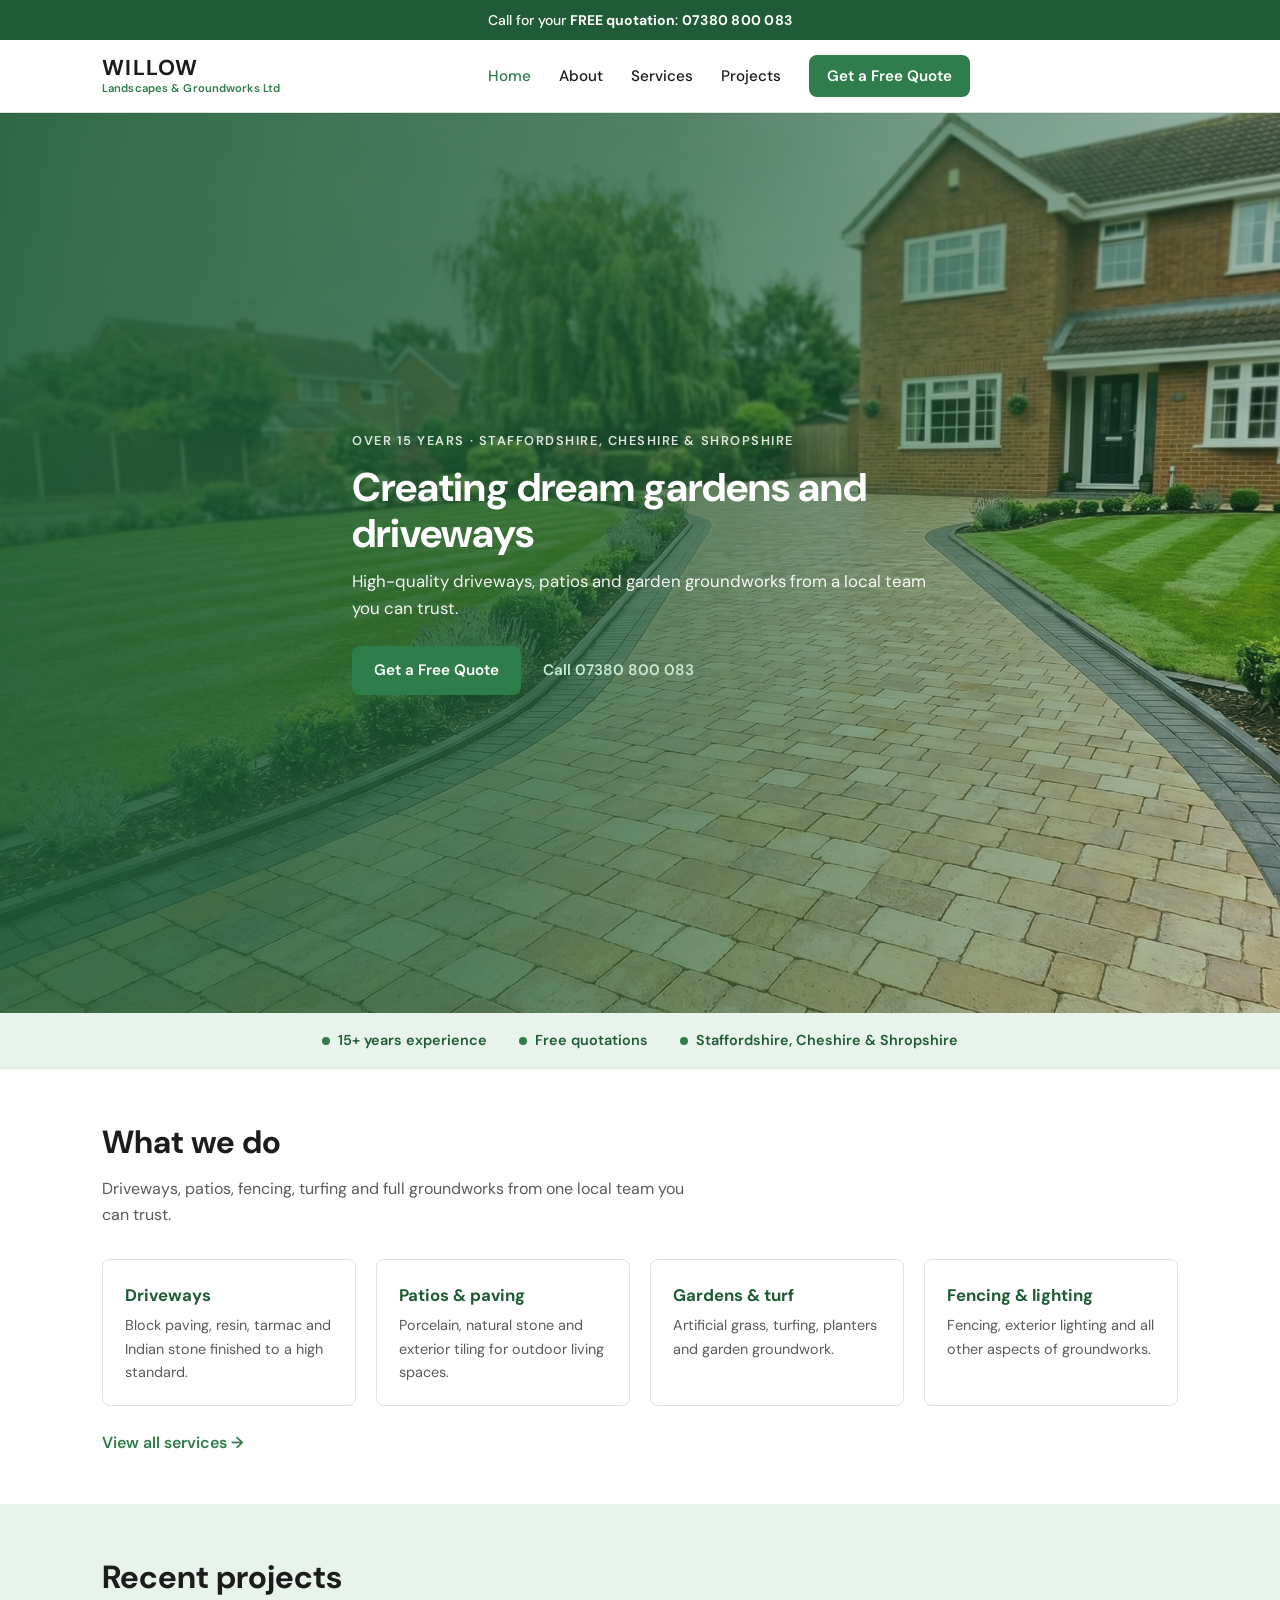
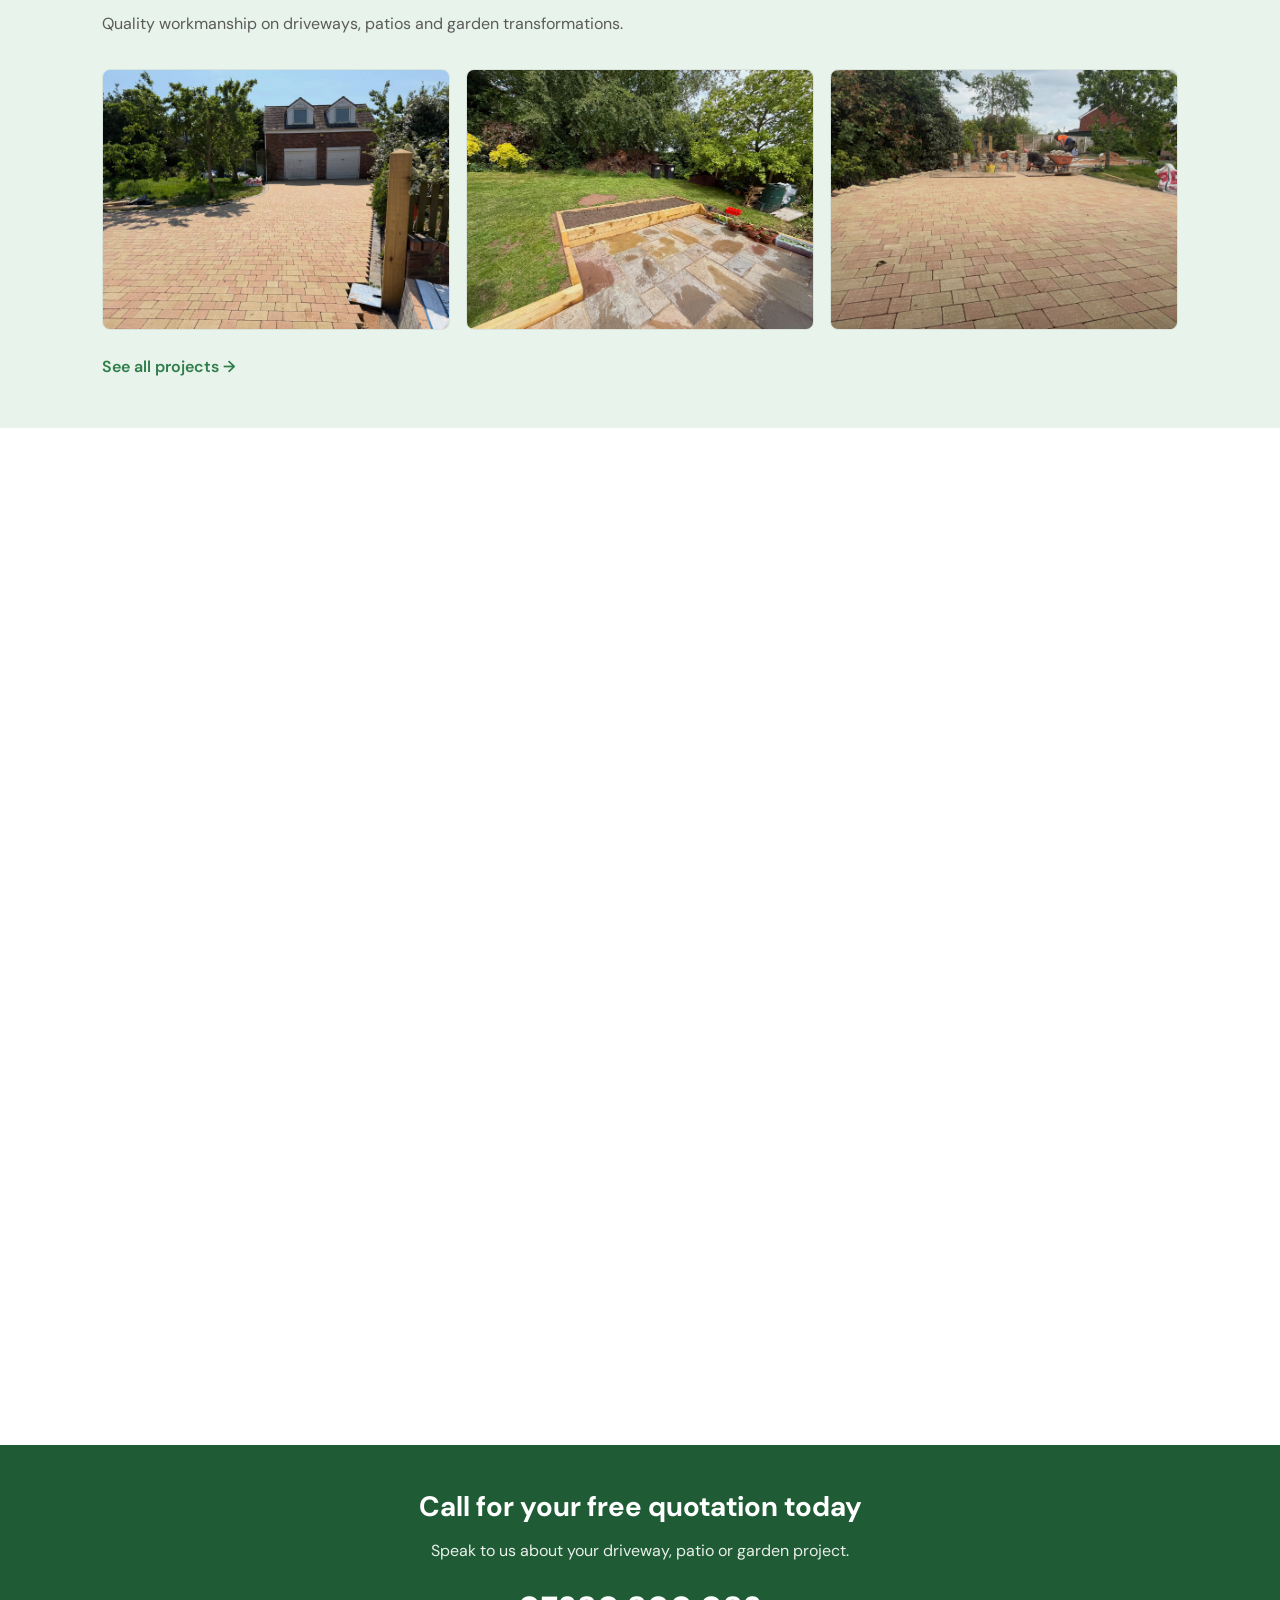
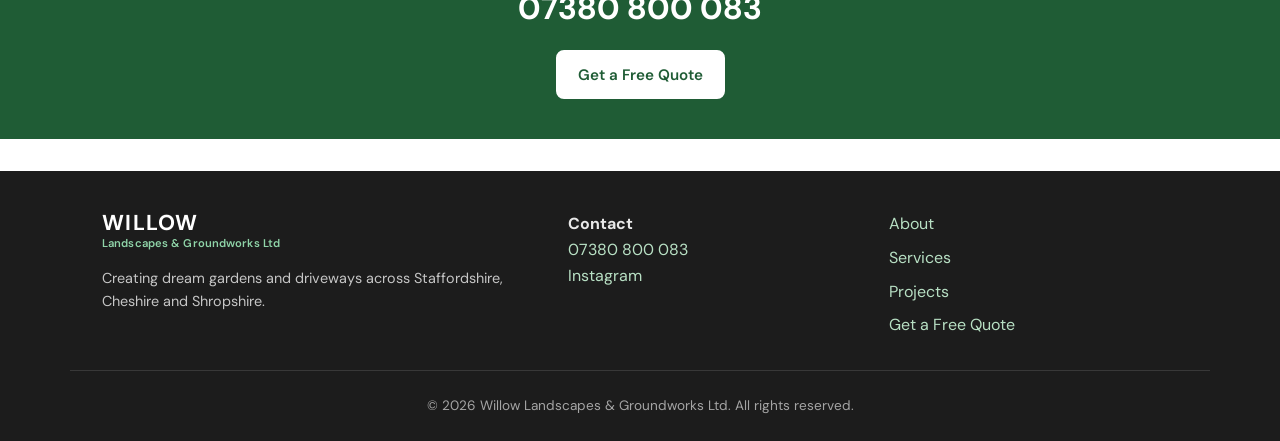
<file: index.html>
<!DOCTYPE html>
<html lang="en-GB">
<head>
  <meta charset="utf-8" />
  <meta name="viewport" content="width=device-width, initial-scale=1" />
  <meta name="description" content="Willow Landscapes &amp; Groundworks Ltd — driveways, patios and gardens across Staffordshire, Cheshire and Shropshire. Free quotations." />
  <title>Willow Landscapes &amp; Groundworks Ltd | Gardens &amp; Driveways</title>
  <link rel="stylesheet" href="css/styles.css" />
</head>
<body>
  <div class="top-bar">
    Call for your <strong>FREE quotation</strong>:
    <a href="tel:+447380800083">07380 800 083</a>
  </div>

  <header class="site-header">
    <div class="container header-inner">
      <a href="index.html" class="logo" aria-label="Willow Landscapes home">
        <span class="logo-text">
          <span class="logo-willow">WILLOW</span>
          <span class="logo-sub">Landscapes &amp; Groundworks Ltd</span>
        </span>
      </a>
      <nav class="nav-desktop" aria-label="Main">
        <a href="index.html" aria-current="page">Home</a>
        <a href="about.html">About</a>
        <a href="services.html">Services</a>
        <a href="projects.html">Projects</a>
        <a href="contact.html" class="nav-cta">Get a Free Quote</a>
      </nav>
      <div class="header-actions">
        <button type="button" class="nav-toggle" aria-expanded="false" aria-controls="nav-mobile" aria-label="Open menu">
          <span class="nav-toggle-bar"></span>
          <span class="nav-toggle-bar"></span>
          <span class="nav-toggle-bar"></span>
        </button>
      </div>
    </div>
  </header>

  <div class="nav-backdrop" id="nav-backdrop" hidden aria-hidden="true"></div>
  <nav id="nav-mobile" class="nav-mobile" aria-label="Mobile" hidden>
    <div class="nav-mobile-inner">
      <a href="index.html" aria-current="page">Home</a>
      <a href="about.html">About</a>
      <a href="services.html">Services</a>
      <a href="projects.html">Projects</a>
      <a href="contact.html" class="btn btn-primary nav-mobile-cta">Get a Free Quote</a>
      <a href="tel:+447380800083" class="btn btn-call nav-mobile-call">Call 07380 800 083</a>
    </div>
  </nav>

  <main>
    <section class="hero" aria-labelledby="hero-heading">
      <img class="hero-bg" src="hero.jpg" alt="" width="1920" height="1080" />
      <div class="hero-overlay" aria-hidden="true"></div>
      <div class="container">
        <div class="hero-content">
          <p class="hero-kicker">Over 15 years · Staffordshire, Cheshire &amp; Shropshire</p>
          <h1 id="hero-heading">Creating dream gardens and driveways</h1>
          <p class="hero-lead">High-quality driveways, patios and garden groundworks from a local team you can trust.</p>
          <div class="hero-ctas">
            <a href="contact.html" class="btn btn-primary">Get a Free Quote</a>
            <a href="tel:+447380800083" class="btn btn-call">Call 07380 800 083</a>
          </div>
        </div>
      </div>
    </section>

    <div class="trust-strip">
      <div class="container">
        <ul class="trust-list">
          <li>15+ years experience</li>
          <li>Free quotations</li>
          <li>Staffordshire, Cheshire &amp; Shropshire</li>
        </ul>
      </div>
    </div>

    <section class="section reveal" aria-labelledby="services-preview">
      <div class="container">
        <div class="section-header">
          <h2 id="services-preview">What we do</h2>
          <p>Driveways, patios, fencing, turfing and full groundworks from one local team you can trust.</p>
        </div>
        <div class="card-grid">
          <article class="service-card">
            <h3>Driveways</h3>
            <p>Block paving, resin, tarmac and Indian stone finished to a high standard.</p>
          </article>
          <article class="service-card">
            <h3>Patios &amp; paving</h3>
            <p>Porcelain, natural stone and exterior tiling for outdoor living spaces.</p>
          </article>
          <article class="service-card">
            <h3>Gardens &amp; turf</h3>
            <p>Artificial grass, turfing, planters and garden groundwork.</p>
          </article>
          <article class="service-card">
            <h3>Fencing &amp; lighting</h3>
            <p>Fencing, exterior lighting and all other aspects of groundworks.</p>
          </article>
        </div>
        <a href="services.html" class="text-link">View all services →</a>
      </div>
    </section>

    <section class="section section-alt reveal" aria-labelledby="projects-preview">
      <div class="container">
        <div class="section-header">
          <h2 id="projects-preview">Recent projects</h2>
          <p>Quality workmanship on driveways, patios and garden transformations.</p>
        </div>
        <div class="project-grid">
          <div class="project-photo">
            <img src="project-01.jpg" alt="" width="800" height="600" loading="lazy" />
            <span class="project-hover" aria-hidden="true">View</span>
          </div>
          <div class="project-photo">
            <img src="project-08.jpg" alt="" width="800" height="600" loading="lazy" />
            <span class="project-hover" aria-hidden="true">View</span>
          </div>
          <div class="project-photo">
            <img src="project-04.jpg" alt="" width="800" height="600" loading="lazy" />
            <span class="project-hover" aria-hidden="true">View</span>
          </div>
        </div>
        <a href="projects.html" class="text-link">See all projects →</a>
      </div>
    </section>

    <section class="why-willow reveal" aria-labelledby="why-heading">
      <div class="container">
        <div class="section-header section-header--center">
          <h2 id="why-heading">Why choose Willow</h2>
          <p>Straightforward service from quote to finish.</p>
        </div>
        <div class="why-willow-grid">
          <article class="why-willow-card">
            <h3>Free quotations</h3>
            <p>Every project quoted free with no obligation. Honest pricing upfront.</p>
          </article>
          <article class="why-willow-card">
            <h3>Full groundworks</h3>
            <p>Excavation, drainage and sub-base prep included as standard.</p>
          </article>
          <article class="why-willow-card">
            <h3>Local &amp; reliable</h3>
            <p>15+ years serving Staffordshire, Cheshire and Shropshire.</p>
          </article>
        </div>
      </div>
    </section>

    <section class="section reveal" aria-labelledby="faq-heading">
      <div class="container">
        <div class="section-header">
          <h2 id="faq-heading">Frequently asked questions</h2>
          <p>Quick answers to common questions about our work and how we operate.</p>
        </div>
        <div class="faq-list">
          <details class="faq-item">
            <summary>Do you offer free quotes?</summary>
            <p class="faq-answer">Yes. We provide free, no-obligation quotations on all driveways, patios and garden projects. Call us or use the online form and we will arrange a site visit.</p>
          </details>
          <details class="faq-item">
            <summary>What areas do you cover?</summary>
            <p class="faq-answer">We work across Staffordshire, Cheshire and Shropshire. If you are nearby and unsure whether we cover your postcode, give us a call and we will let you know.</p>
          </details>
          <details class="faq-item">
            <summary>How long does a driveway take?</summary>
            <p class="faq-answer">Most domestic driveways take between one and two weeks depending on size, access and ground conditions. We will give you a clear timescale when we quote.</p>
          </details>
          <details class="faq-item">
            <summary>Do you handle groundworks and prep?</summary>
            <p class="faq-answer">Yes. We carry out excavation, sub-base preparation, drainage and all groundwork needed before paving or surfacing. Proper prep is part of every job we do.</p>
          </details>
          <details class="faq-item">
            <summary>Can you match existing paving?</summary>
            <p class="faq-answer">In many cases, yes. Bring us photos or samples of your existing paving and we will advise on the closest match and the best approach for extensions or repairs.</p>
          </details>
          <details class="faq-item">
            <summary>Are you fully insured?</summary>
            <p class="faq-answer">Yes. We hold public liability insurance and take care on every site. We treat your home and neighbours with respect throughout the project.</p>
          </details>
        </div>
      </div>
    </section>

    <section class="cta-band" aria-labelledby="cta-heading">
      <div class="container">
        <h2 id="cta-heading">Call for your free quotation today</h2>
        <p>Speak to us about your driveway, patio or garden project.</p>
        <a href="tel:+447380800083" class="phone-large">07380 800 083</a>
        <div>
          <a href="contact.html" class="btn btn-white">Get a Free Quote</a>
        </div>
      </div>
    </section>
  </main>

  <footer class="site-footer">
    <div class="container footer-grid">
      <div class="footer-brand">
        <a href="index.html" class="logo">
          <span class="logo-text">
            <span class="logo-willow">WILLOW</span>
            <span class="logo-sub">Landscapes &amp; Groundworks Ltd</span>
          </span>
        </a>
        <p style="margin-top:1rem;">Creating dream gardens and driveways across Staffordshire, Cheshire and Shropshire.</p>
      </div>
      <div>
        <p><strong>Contact</strong></p>
        <p><a href="tel:+447380800083">07380 800 083</a></p>
        <p><a href="https://www.instagram.com/willowlandscapes2025/" rel="noopener noreferrer" target="_blank">Instagram</a></p>
      </div>
      <nav aria-label="Footer">
        <ul class="footer-nav">
          <li><a href="about.html">About</a></li>
          <li><a href="services.html">Services</a></li>
          <li><a href="projects.html">Projects</a></li>
          <li><a href="contact.html">Get a Free Quote</a></li>
        </ul>
      </nav>
    </div>
    <div class="container footer-bottom">
      <p>&copy; <span id="year"></span> Willow Landscapes &amp; Groundworks Ltd. All rights reserved.</p>
    </div>
  </footer>

  <script>document.getElementById('year').textContent = new Date().getFullYear();</script>
  <script src="js/main.js"></script>
</body>
</html>
</file>
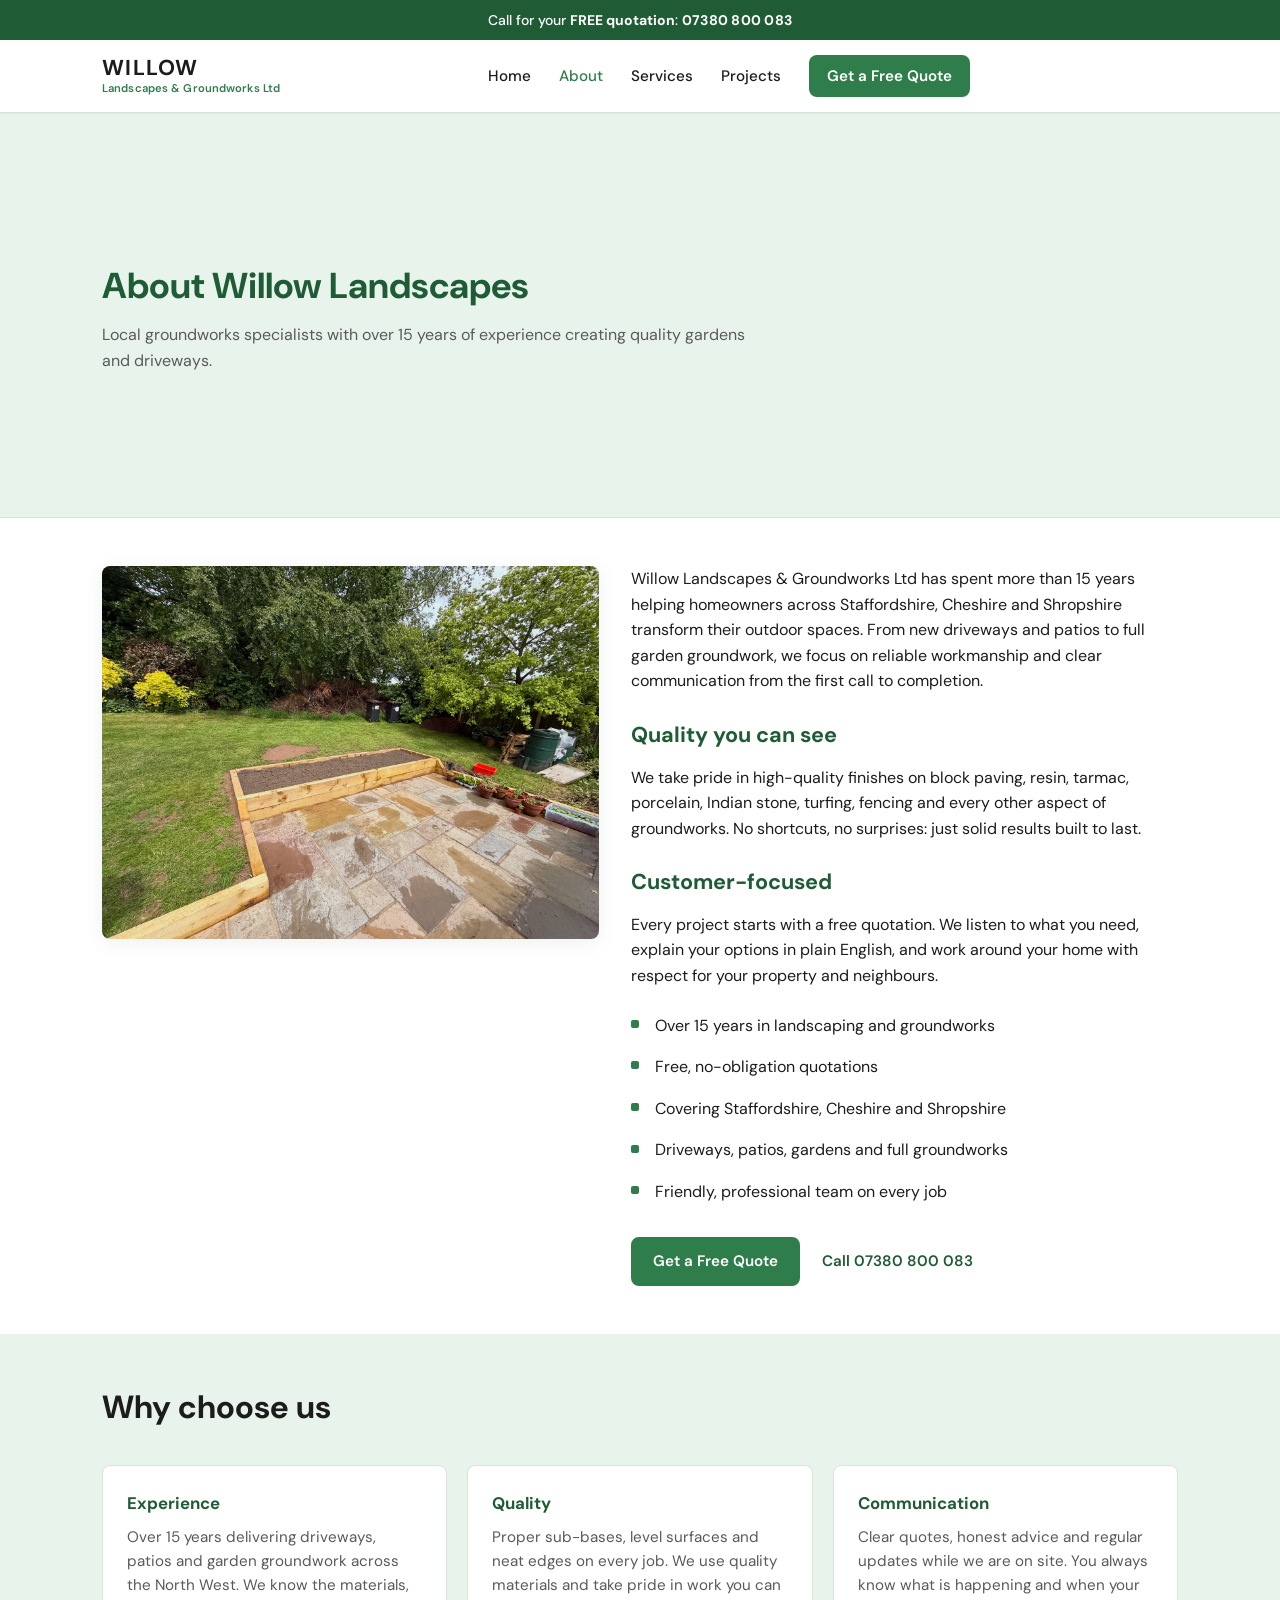
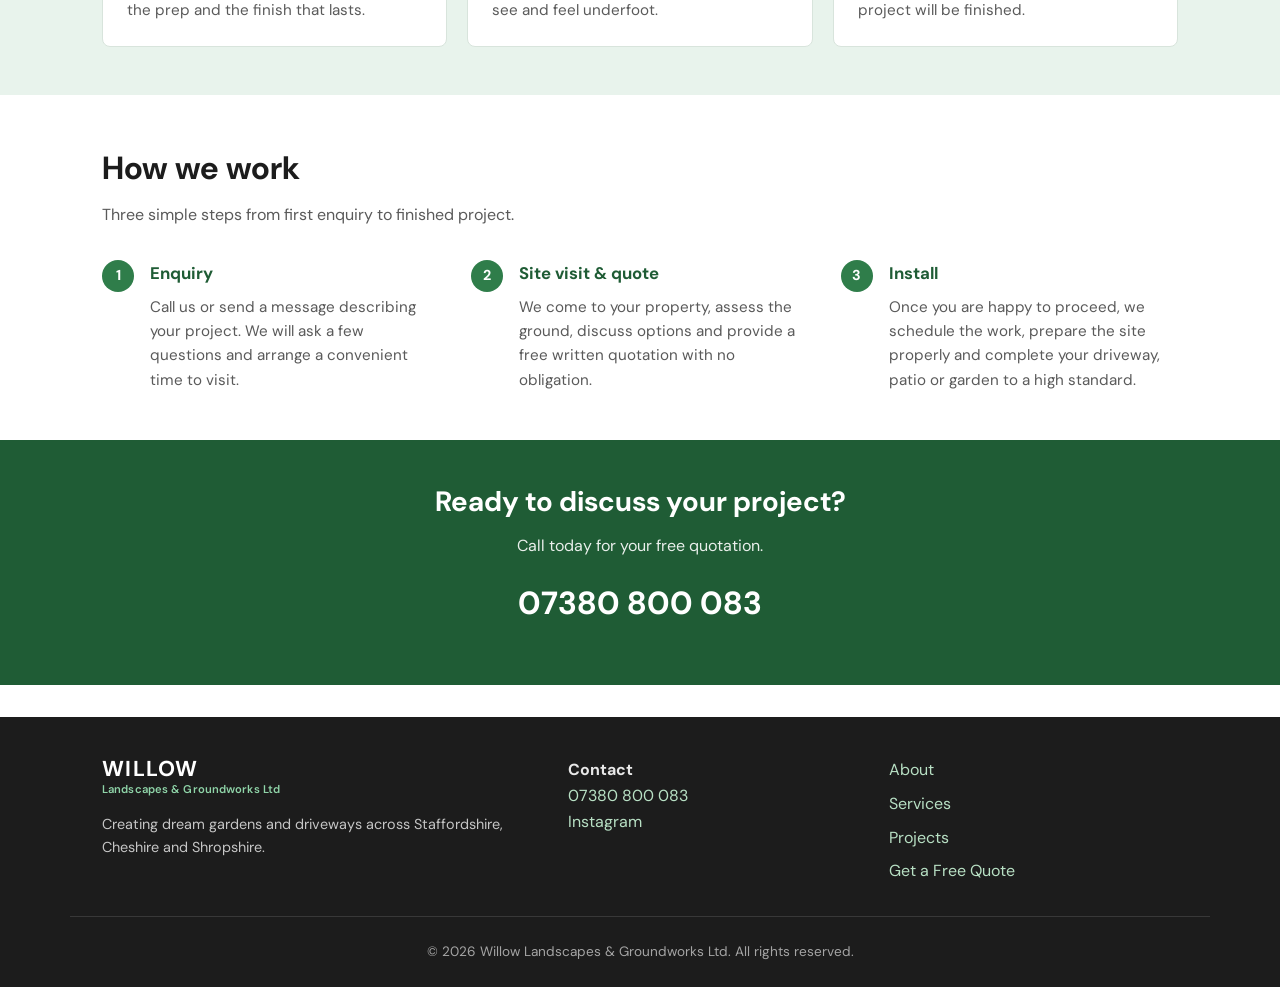
<file: about.html>
<!DOCTYPE html>
<html lang="en-GB">
<head>
  <meta charset="utf-8" />
  <meta name="viewport" content="width=device-width, initial-scale=1" />
  <meta name="description" content="About Willow Landscapes &amp; Groundworks — over 15 years serving Staffordshire, Cheshire and Shropshire." />
  <title>About Us | Willow Landscapes &amp; Groundworks Ltd</title>
  <link rel="stylesheet" href="css/styles.css" />
</head>
<body>
  <div class="top-bar">
    Call for your <strong>FREE quotation</strong>:
    <a href="tel:+447380800083">07380 800 083</a>
  </div>

  <header class="site-header">
    <div class="container header-inner">
      <a href="index.html" class="logo" aria-label="Willow Landscapes home">
        <span class="logo-text">
          <span class="logo-willow">WILLOW</span>
          <span class="logo-sub">Landscapes &amp; Groundworks Ltd</span>
        </span>
      </a>
      <nav class="nav-desktop" aria-label="Main">
        <a href="index.html">Home</a>
        <a href="about.html" aria-current="page">About</a>
        <a href="services.html">Services</a>
        <a href="projects.html">Projects</a>
        <a href="contact.html" class="nav-cta">Get a Free Quote</a>
      </nav>
      <div class="header-actions">
        <button type="button" class="nav-toggle" aria-expanded="false" aria-controls="nav-mobile" aria-label="Open menu">
          <span class="nav-toggle-bar"></span>
          <span class="nav-toggle-bar"></span>
          <span class="nav-toggle-bar"></span>
        </button>
      </div>
    </div>
  </header>

  <div class="nav-backdrop" id="nav-backdrop" hidden aria-hidden="true"></div>
  <nav id="nav-mobile" class="nav-mobile" aria-label="Mobile" hidden>
    <div class="nav-mobile-inner">
      <a href="index.html">Home</a>
      <a href="about.html" aria-current="page">About</a>
      <a href="services.html">Services</a>
      <a href="projects.html">Projects</a>
      <a href="contact.html" class="btn btn-primary nav-mobile-cta">Get a Free Quote</a>
      <a href="tel:+447380800083" class="btn btn-call nav-mobile-call">Call 07380 800 083</a>
    </div>
  </nav>

  <main>
    <div class="page-hero">
      <div class="container">
        <h1>About Willow Landscapes</h1>
        <p>Local groundworks specialists with over 15 years of experience creating quality gardens and driveways.</p>
      </div>
    </div>

    <section class="section reveal">
      <div class="container about-grid">
        <div class="about-image">
          <img src="project-08.jpg" alt="Willow Landscapes team working on a garden project" width="800" height="600" />
        </div>
        <div class="about-content">
          <p>Willow Landscapes &amp; Groundworks Ltd has spent more than 15 years helping homeowners across Staffordshire, Cheshire and Shropshire transform their outdoor spaces. From new driveways and patios to full garden groundwork, we focus on reliable workmanship and clear communication from the first call to completion.</p>

          <h2>Quality you can see</h2>
          <p>We take pride in high-quality finishes on block paving, resin, tarmac, porcelain, Indian stone, turfing, fencing and every other aspect of groundworks. No shortcuts, no surprises: just solid results built to last.</p>

          <h2>Customer-focused</h2>
          <p>Every project starts with a free quotation. We listen to what you need, explain your options in plain English, and work around your home with respect for your property and neighbours.</p>

          <ul class="bullet-list">
            <li>Over 15 years in landscaping and groundworks</li>
            <li>Free, no-obligation quotations</li>
            <li>Covering Staffordshire, Cheshire and Shropshire</li>
            <li>Driveways, patios, gardens and full groundworks</li>
            <li>Friendly, professional team on every job</li>
          </ul>

          <p class="btn-row">
            <a href="contact.html" class="btn btn-primary">Get a Free Quote</a>
            <a href="tel:+447380800083" class="btn btn-call">Call 07380 800 083</a>
          </p>
        </div>
      </div>
    </section>

    <section class="section section-alt reveal" aria-labelledby="about-why">
      <div class="container">
        <div class="section-header">
          <h2 id="about-why">Why choose us</h2>
        </div>
        <div class="why-cards">
          <article class="why-card">
            <h3>Experience</h3>
            <p>Over 15 years delivering driveways, patios and garden groundwork across the North West. We know the materials, the prep and the finish that lasts.</p>
          </article>
          <article class="why-card">
            <h3>Quality</h3>
            <p>Proper sub-bases, level surfaces and neat edges on every job. We use quality materials and take pride in work you can see and feel underfoot.</p>
          </article>
          <article class="why-card">
            <h3>Communication</h3>
            <p>Clear quotes, honest advice and regular updates while we are on site. You always know what is happening and when your project will be finished.</p>
          </article>
        </div>
      </div>
    </section>

    <section class="section reveal" aria-labelledby="how-heading">
      <div class="container">
        <div class="section-header">
          <h2 id="how-heading">How we work</h2>
          <p>Three simple steps from first enquiry to finished project.</p>
        </div>
        <div class="steps">
          <div class="step">
            <h3>Enquiry</h3>
            <p>Call us or send a message describing your project. We will ask a few questions and arrange a convenient time to visit.</p>
          </div>
          <div class="step">
            <h3>Site visit &amp; quote</h3>
            <p>We come to your property, assess the ground, discuss options and provide a free written quotation with no obligation.</p>
          </div>
          <div class="step">
            <h3>Install</h3>
            <p>Once you are happy to proceed, we schedule the work, prepare the site properly and complete your driveway, patio or garden to a high standard.</p>
          </div>
        </div>
      </div>
    </section>

    <section class="cta-band" aria-labelledby="about-cta">
      <div class="container">
        <h2 id="about-cta">Ready to discuss your project?</h2>
        <p>Call today for your free quotation.</p>
        <a href="tel:+447380800083" class="phone-large">07380 800 083</a>
      </div>
    </section>
  </main>

  <footer class="site-footer">
    <div class="container footer-grid">
      <div class="footer-brand">
        <a href="index.html" class="logo">
          <span class="logo-text">
            <span class="logo-willow">WILLOW</span>
            <span class="logo-sub">Landscapes &amp; Groundworks Ltd</span>
          </span>
        </a>
        <p style="margin-top:1rem;">Creating dream gardens and driveways across Staffordshire, Cheshire and Shropshire.</p>
      </div>
      <div>
        <p><strong>Contact</strong></p>
        <p><a href="tel:+447380800083">07380 800 083</a></p>
        <p><a href="https://www.instagram.com/willowlandscapes2025/" rel="noopener noreferrer" target="_blank">Instagram</a></p>
      </div>
      <nav aria-label="Footer">
        <ul class="footer-nav">
          <li><a href="about.html">About</a></li>
          <li><a href="services.html">Services</a></li>
          <li><a href="projects.html">Projects</a></li>
          <li><a href="contact.html">Get a Free Quote</a></li>
        </ul>
      </nav>
    </div>
    <div class="container footer-bottom">
      <p>&copy; <span id="year"></span> Willow Landscapes &amp; Groundworks Ltd. All rights reserved.</p>
    </div>
  </footer>

  <script>document.getElementById('year').textContent = new Date().getFullYear();</script>
  <script src="js/main.js"></script>
</body>
</html>
</file>
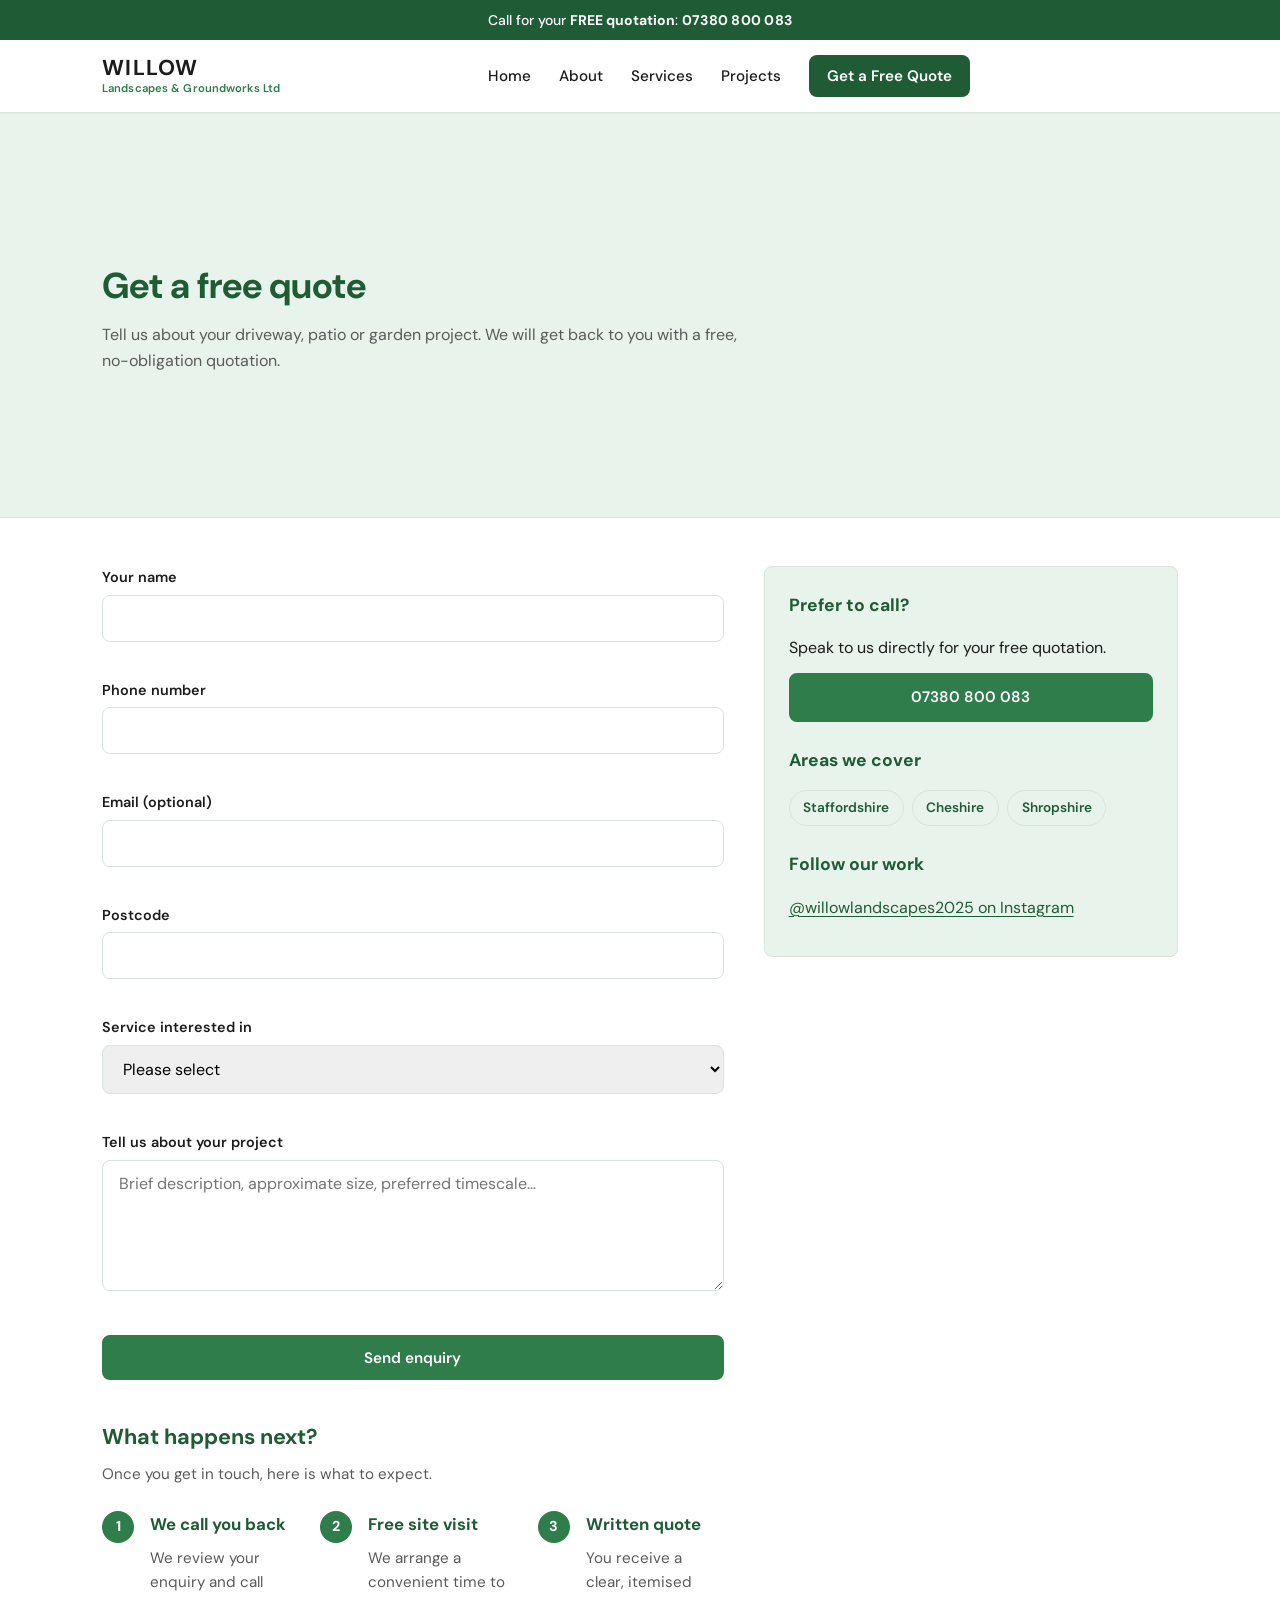
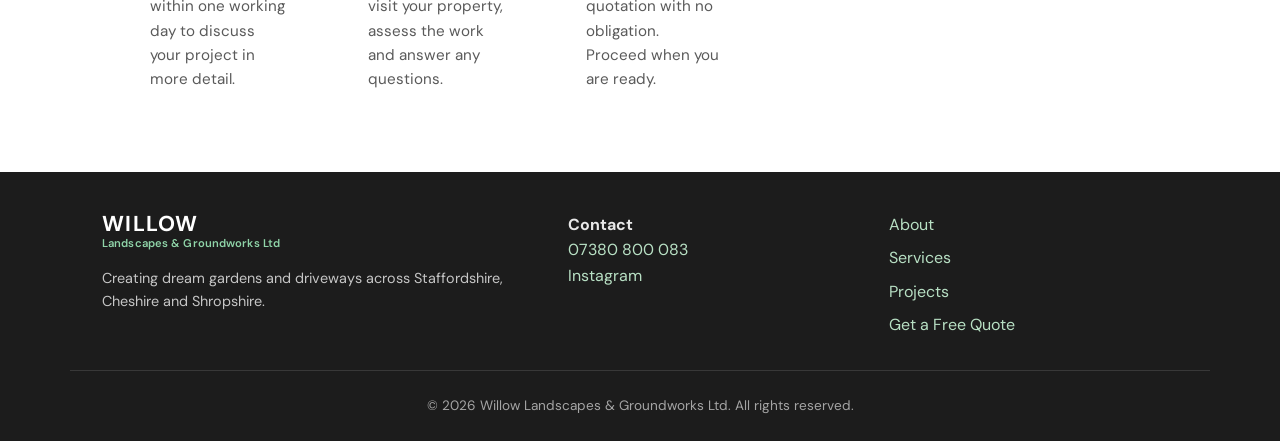
<file: contact.html>
<!DOCTYPE html>
<html lang="en-GB">
<head>
  <meta charset="utf-8" />
  <meta name="viewport" content="width=device-width, initial-scale=1" />
  <meta name="description" content="Get a free quote from Willow Landscapes &amp; Groundworks — contact form and phone for Staffordshire, Cheshire and Shropshire." />
  <title>Get a Quote | Willow Landscapes &amp; Groundworks Ltd</title>
  <link rel="stylesheet" href="css/styles.css" />
</head>
<body>
  <div class="top-bar">
    Call for your <strong>FREE quotation</strong>:
    <a href="tel:+447380800083">07380 800 083</a>
  </div>

  <header class="site-header">
    <div class="container header-inner">
      <a href="index.html" class="logo" aria-label="Willow Landscapes home">
        <span class="logo-text">
          <span class="logo-willow">WILLOW</span>
          <span class="logo-sub">Landscapes &amp; Groundworks Ltd</span>
        </span>
      </a>
      <nav class="nav-desktop" aria-label="Main">
        <a href="index.html">Home</a>
        <a href="about.html">About</a>
        <a href="services.html">Services</a>
        <a href="projects.html">Projects</a>
        <a href="contact.html" class="nav-cta" aria-current="page">Get a Free Quote</a>
      </nav>
      <div class="header-actions">
        <button type="button" class="nav-toggle" aria-expanded="false" aria-controls="nav-mobile" aria-label="Open menu">
          <span class="nav-toggle-bar"></span>
          <span class="nav-toggle-bar"></span>
          <span class="nav-toggle-bar"></span>
        </button>
      </div>
    </div>
  </header>

  <div class="nav-backdrop" id="nav-backdrop" hidden aria-hidden="true"></div>
  <nav id="nav-mobile" class="nav-mobile" aria-label="Mobile" hidden>
    <div class="nav-mobile-inner">
      <a href="index.html">Home</a>
      <a href="about.html">About</a>
      <a href="services.html">Services</a>
      <a href="projects.html">Projects</a>
      <a href="contact.html" class="btn btn-primary nav-mobile-cta" aria-current="page">Get a Free Quote</a>
      <a href="tel:+447380800083" class="btn btn-call nav-mobile-call">Call 07380 800 083</a>
    </div>
  </nav>

  <main>
    <div class="page-hero">
      <div class="container">
        <h1>Get a free quote</h1>
        <p>Tell us about your driveway, patio or garden project. We will get back to you with a free, no-obligation quotation.</p>
      </div>
    </div>

    <section class="section reveal">
      <div class="container contact-layout">
        <div>
          <div id="form-success" class="form-success" role="status" tabindex="-1" hidden>
            Thank you. We have received your enquiry and will be in touch shortly. For a faster response, call <a href="tel:+447380800083">07380 800 083</a>.
          </div>
          <form id="quote-form" class="contact-form" action="#" method="post" novalidate aria-label="Quote request form">
            <div class="form-group">
              <label for="name">Your name</label>
              <input type="text" id="name" name="name" required autocomplete="name" />
              <span class="form-error" aria-live="polite"></span>
            </div>
            <div class="form-group">
              <label for="phone">Phone number</label>
              <input type="tel" id="phone" name="phone" required autocomplete="tel" />
              <span class="form-error" aria-live="polite"></span>
            </div>
            <div class="form-group">
              <label for="email">Email (optional)</label>
              <input type="email" id="email" name="email" autocomplete="email" />
              <span class="form-error" aria-live="polite"></span>
            </div>
            <div class="form-group">
              <label for="postcode">Postcode</label>
              <input type="text" id="postcode" name="postcode" required autocomplete="postal-code" />
              <span class="form-error" aria-live="polite"></span>
            </div>
            <div class="form-group">
              <label for="service">Service interested in</label>
              <select id="service" name="service" required>
                <option value="">Please select</option>
                <option value="resin">Resin driveway</option>
                <option value="block">Block paving</option>
                <option value="tarmac">Tarmac</option>
                <option value="patio">Patio / porcelain / Indian stone</option>
                <option value="turf">Artificial grass / turfing</option>
                <option value="fencing">Fencing</option>
                <option value="tiling">Exterior tiling / lighting</option>
                <option value="groundworks">General groundworks</option>
                <option value="other">Other</option>
              </select>
              <span class="form-error" aria-live="polite"></span>
            </div>
            <div class="form-group">
              <label for="message">Tell us about your project</label>
              <textarea id="message" name="message" rows="5" required placeholder="Brief description, approximate size, preferred timescale…"></textarea>
              <span class="form-error" aria-live="polite"></span>
            </div>
            <button type="submit" class="btn btn-primary">Send enquiry</button>
          </form>

          <div style="margin-top: 2.5rem;">
            <h2 style="font-size: 1.35rem; font-weight: 700; color: var(--green-dark); margin-bottom: 0.5rem;">What happens next?</h2>
            <p style="color: var(--muted); margin-bottom: 1.5rem; font-size: 0.95rem;">Once you get in touch, here is what to expect.</p>
            <div class="steps">
              <div class="step">
                <h3>We call you back</h3>
                <p>We review your enquiry and call within one working day to discuss your project in more detail.</p>
              </div>
              <div class="step">
                <h3>Free site visit</h3>
                <p>We arrange a convenient time to visit your property, assess the work and answer any questions.</p>
              </div>
              <div class="step">
                <h3>Written quote</h3>
                <p>You receive a clear, itemised quotation with no obligation. Proceed when you are ready.</p>
              </div>
            </div>
          </div>
        </div>

        <aside class="contact-aside">
          <h3>Prefer to call?</h3>
          <p>Speak to us directly for your free quotation.</p>
          <p><a href="tel:+447380800083" class="btn btn-primary" style="width:100%;">07380 800 083</a></p>

          <h3 style="margin-top:1.5rem;">Areas we cover</h3>
          <ul class="area-chips">
            <li>Staffordshire</li>
            <li>Cheshire</li>
            <li>Shropshire</li>
          </ul>

          <h3 style="margin-top:1.5rem;">Follow our work</h3>
          <p><a href="https://www.instagram.com/willowlandscapes2025/" rel="noopener noreferrer" target="_blank">@willowlandscapes2025 on Instagram</a></p>
        </aside>
      </div>
    </section>
  </main>

  <footer class="site-footer">
    <div class="container footer-grid">
      <div class="footer-brand">
        <a href="index.html" class="logo">
          <span class="logo-text">
            <span class="logo-willow">WILLOW</span>
            <span class="logo-sub">Landscapes &amp; Groundworks Ltd</span>
          </span>
        </a>
        <p style="margin-top:1rem;">Creating dream gardens and driveways across Staffordshire, Cheshire and Shropshire.</p>
      </div>
      <div>
        <p><strong>Contact</strong></p>
        <p><a href="tel:+447380800083">07380 800 083</a></p>
        <p><a href="https://www.instagram.com/willowlandscapes2025/" rel="noopener noreferrer" target="_blank">Instagram</a></p>
      </div>
      <nav aria-label="Footer">
        <ul class="footer-nav">
          <li><a href="about.html">About</a></li>
          <li><a href="services.html">Services</a></li>
          <li><a href="projects.html">Projects</a></li>
          <li><a href="contact.html">Get a Free Quote</a></li>
        </ul>
      </nav>
    </div>
    <div class="container footer-bottom">
      <p>&copy; <span id="year"></span> Willow Landscapes &amp; Groundworks Ltd. All rights reserved.</p>
    </div>
  </footer>

  <script>document.getElementById('year').textContent = new Date().getFullYear();</script>
  <script src="js/main.js"></script>
</body>
</html>
</file>
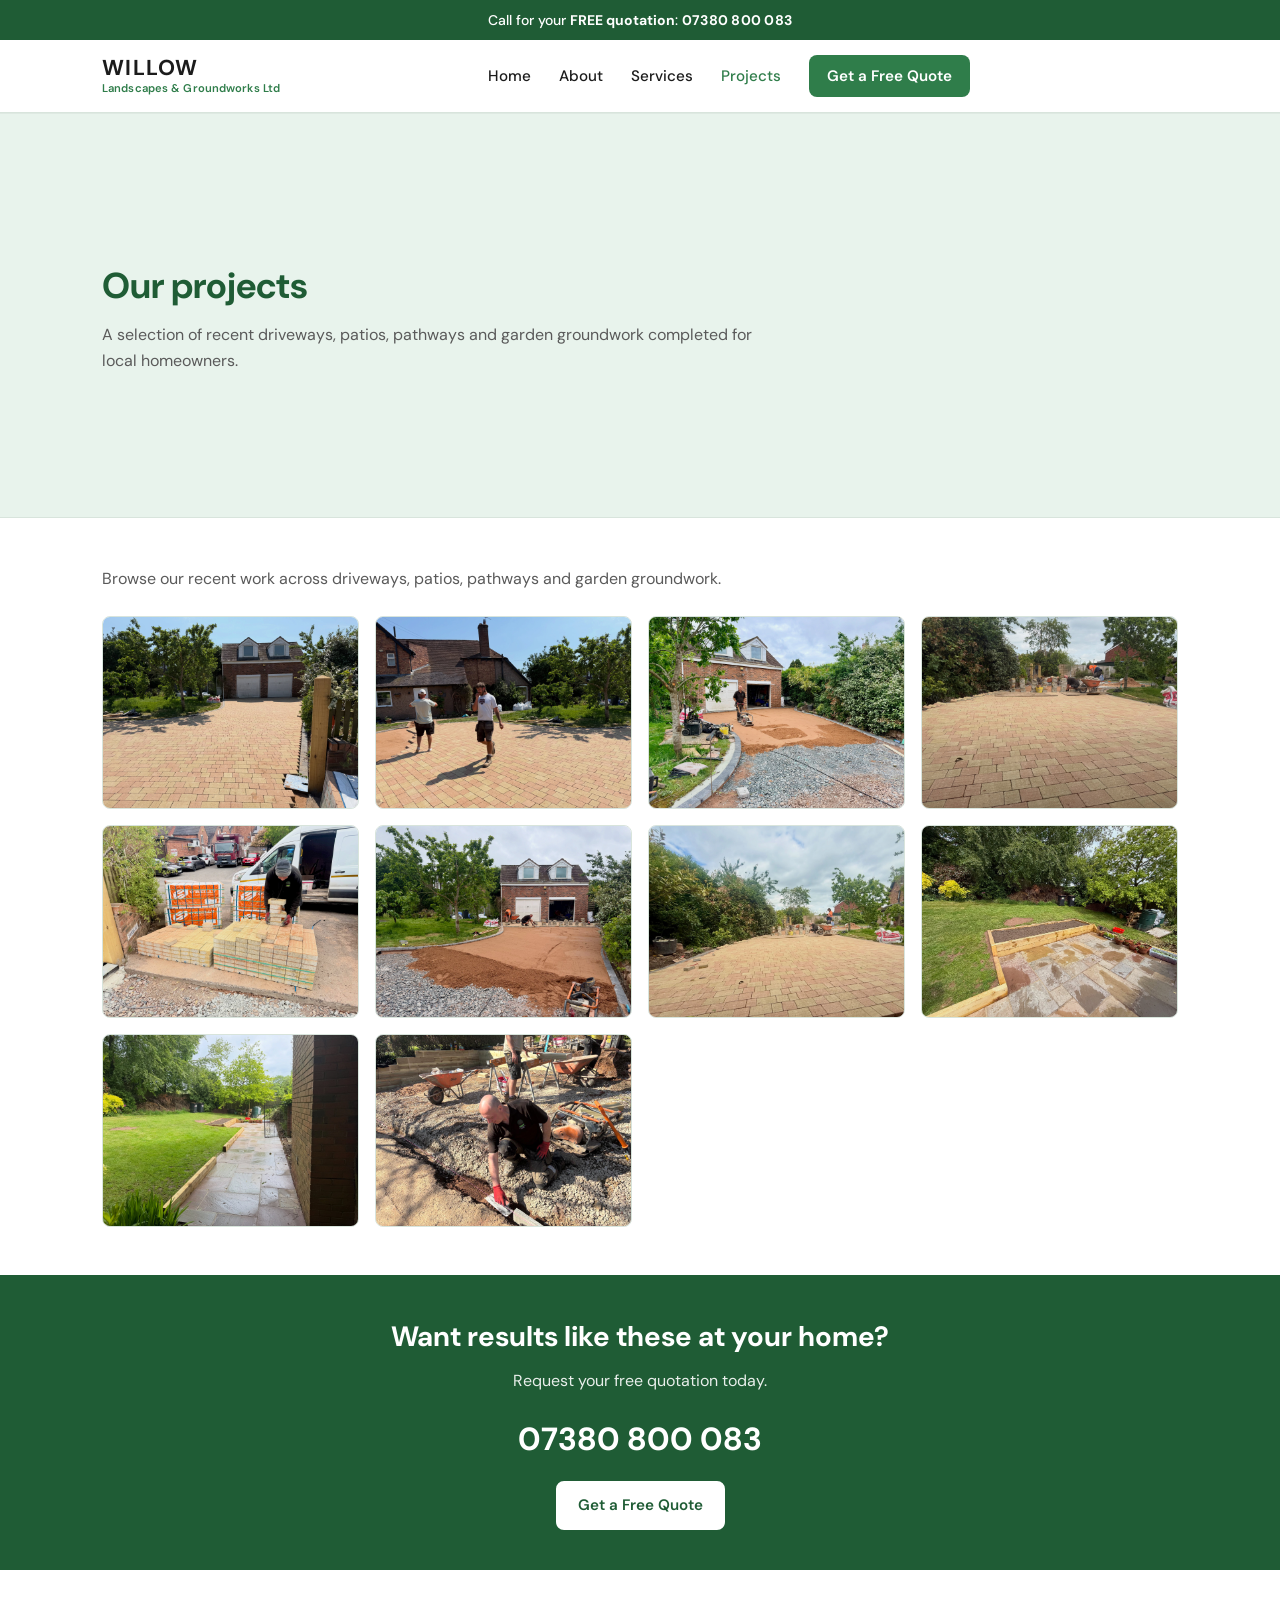
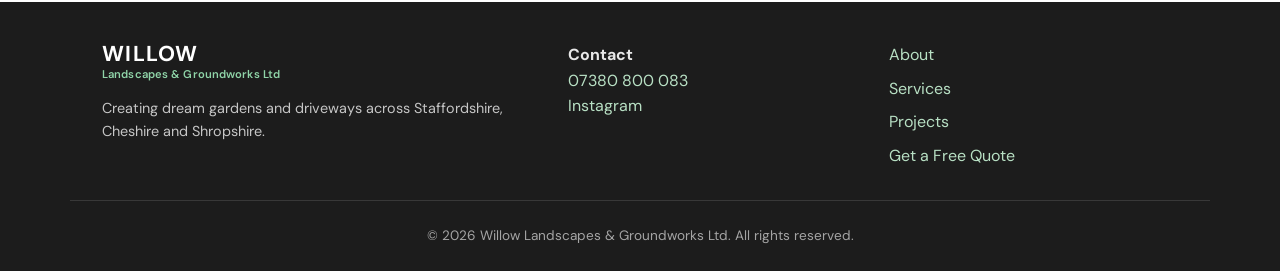
<file: projects.html>
<!DOCTYPE html>
<html lang="en-GB">
<head>
  <meta charset="utf-8" />
  <meta name="viewport" content="width=device-width, initial-scale=1" />
  <meta name="description" content="Recent landscaping and groundworks projects by Willow Landscapes across the North West." />
  <title>Projects | Willow Landscapes &amp; Groundworks Ltd</title>
  <link rel="stylesheet" href="css/styles.css" />
</head>
<body>
  <div class="top-bar">
    Call for your <strong>FREE quotation</strong>:
    <a href="tel:+447380800083">07380 800 083</a>
  </div>

  <header class="site-header">
    <div class="container header-inner">
      <a href="index.html" class="logo" aria-label="Willow Landscapes home">
        <span class="logo-text">
          <span class="logo-willow">WILLOW</span>
          <span class="logo-sub">Landscapes &amp; Groundworks Ltd</span>
        </span>
      </a>
      <nav class="nav-desktop" aria-label="Main">
        <a href="index.html">Home</a>
        <a href="about.html">About</a>
        <a href="services.html">Services</a>
        <a href="projects.html" aria-current="page">Projects</a>
        <a href="contact.html" class="nav-cta">Get a Free Quote</a>
      </nav>
      <div class="header-actions">
        <button type="button" class="nav-toggle" aria-expanded="false" aria-controls="nav-mobile" aria-label="Open menu">
          <span class="nav-toggle-bar"></span>
          <span class="nav-toggle-bar"></span>
          <span class="nav-toggle-bar"></span>
        </button>
      </div>
    </div>
  </header>

  <div class="nav-backdrop" id="nav-backdrop" hidden aria-hidden="true"></div>
  <nav id="nav-mobile" class="nav-mobile" aria-label="Mobile" hidden>
    <div class="nav-mobile-inner">
      <a href="index.html">Home</a>
      <a href="about.html">About</a>
      <a href="services.html">Services</a>
      <a href="projects.html" aria-current="page">Projects</a>
      <a href="contact.html" class="btn btn-primary nav-mobile-cta">Get a Free Quote</a>
      <a href="tel:+447380800083" class="btn btn-call nav-mobile-call">Call 07380 800 083</a>
    </div>
  </nav>

  <main>
    <div class="page-hero">
      <div class="container">
        <h1>Our projects</h1>
        <p>A selection of recent driveways, patios, pathways and garden groundwork completed for local homeowners.</p>
      </div>
    </div>

    <section class="section reveal">
      <div class="container">
        <p style="margin-bottom: 1.5rem; color: var(--muted); max-width: 60ch;">Browse our recent work across driveways, patios, pathways and garden groundwork.</p>
        <div class="project-grid projects-full">
          <div class="project-photo">
            <img src="project-01.jpg" alt="" width="800" height="600" loading="lazy" />
            <span class="project-hover" aria-hidden="true">View</span>
          </div>
          <div class="project-photo">
            <img src="project-02.jpg" alt="" width="800" height="600" loading="lazy" />
            <span class="project-hover" aria-hidden="true">View</span>
          </div>
          <div class="project-photo">
            <img src="project-03.jpg" alt="" width="800" height="600" loading="lazy" />
            <span class="project-hover" aria-hidden="true">View</span>
          </div>
          <div class="project-photo">
            <img src="project-04.jpg" alt="" width="800" height="600" loading="lazy" />
            <span class="project-hover" aria-hidden="true">View</span>
          </div>
          <div class="project-photo">
            <img src="project-05.jpg" alt="" width="800" height="600" loading="lazy" />
            <span class="project-hover" aria-hidden="true">View</span>
          </div>
          <div class="project-photo">
            <img src="project-06.jpg" alt="" width="800" height="600" loading="lazy" />
            <span class="project-hover" aria-hidden="true">View</span>
          </div>
          <div class="project-photo">
            <img src="project-07.jpg" alt="" width="800" height="600" loading="lazy" />
            <span class="project-hover" aria-hidden="true">View</span>
          </div>
          <div class="project-photo">
            <img src="project-08.jpg" alt="" width="800" height="600" loading="lazy" />
            <span class="project-hover" aria-hidden="true">View</span>
          </div>
          <div class="project-photo">
            <img src="project-09.jpg" alt="" width="800" height="600" loading="lazy" />
            <span class="project-hover" aria-hidden="true">View</span>
          </div>
          <div class="project-photo">
            <img src="project-10.jpg" alt="" width="800" height="600" loading="lazy" />
            <span class="project-hover" aria-hidden="true">View</span>
          </div>
        </div>
      </div>
    </section>

    <section class="cta-band" aria-labelledby="projects-cta">
      <div class="container">
        <h2 id="projects-cta">Want results like these at your home?</h2>
        <p>Request your free quotation today.</p>
        <a href="tel:+447380800083" class="phone-large">07380 800 083</a>
        <div>
          <a href="contact.html" class="btn btn-white">Get a Free Quote</a>
        </div>
      </div>
    </section>
  </main>

  <footer class="site-footer">
    <div class="container footer-grid">
      <div class="footer-brand">
        <a href="index.html" class="logo">
          <span class="logo-text">
            <span class="logo-willow">WILLOW</span>
            <span class="logo-sub">Landscapes &amp; Groundworks Ltd</span>
          </span>
        </a>
        <p style="margin-top:1rem;">Creating dream gardens and driveways across Staffordshire, Cheshire and Shropshire.</p>
      </div>
      <div>
        <p><strong>Contact</strong></p>
        <p><a href="tel:+447380800083">07380 800 083</a></p>
        <p><a href="https://www.instagram.com/willowlandscapes2025/" rel="noopener noreferrer" target="_blank">Instagram</a></p>
      </div>
      <nav aria-label="Footer">
        <ul class="footer-nav">
          <li><a href="about.html">About</a></li>
          <li><a href="services.html">Services</a></li>
          <li><a href="projects.html">Projects</a></li>
          <li><a href="contact.html">Get a Free Quote</a></li>
        </ul>
      </nav>
    </div>
    <div class="container footer-bottom">
      <p>&copy; <span id="year"></span> Willow Landscapes &amp; Groundworks Ltd. All rights reserved.</p>
    </div>
  </footer>

  <script>document.getElementById('year').textContent = new Date().getFullYear();</script>
  <script src="js/main.js"></script>
</body>
</html>
</file>
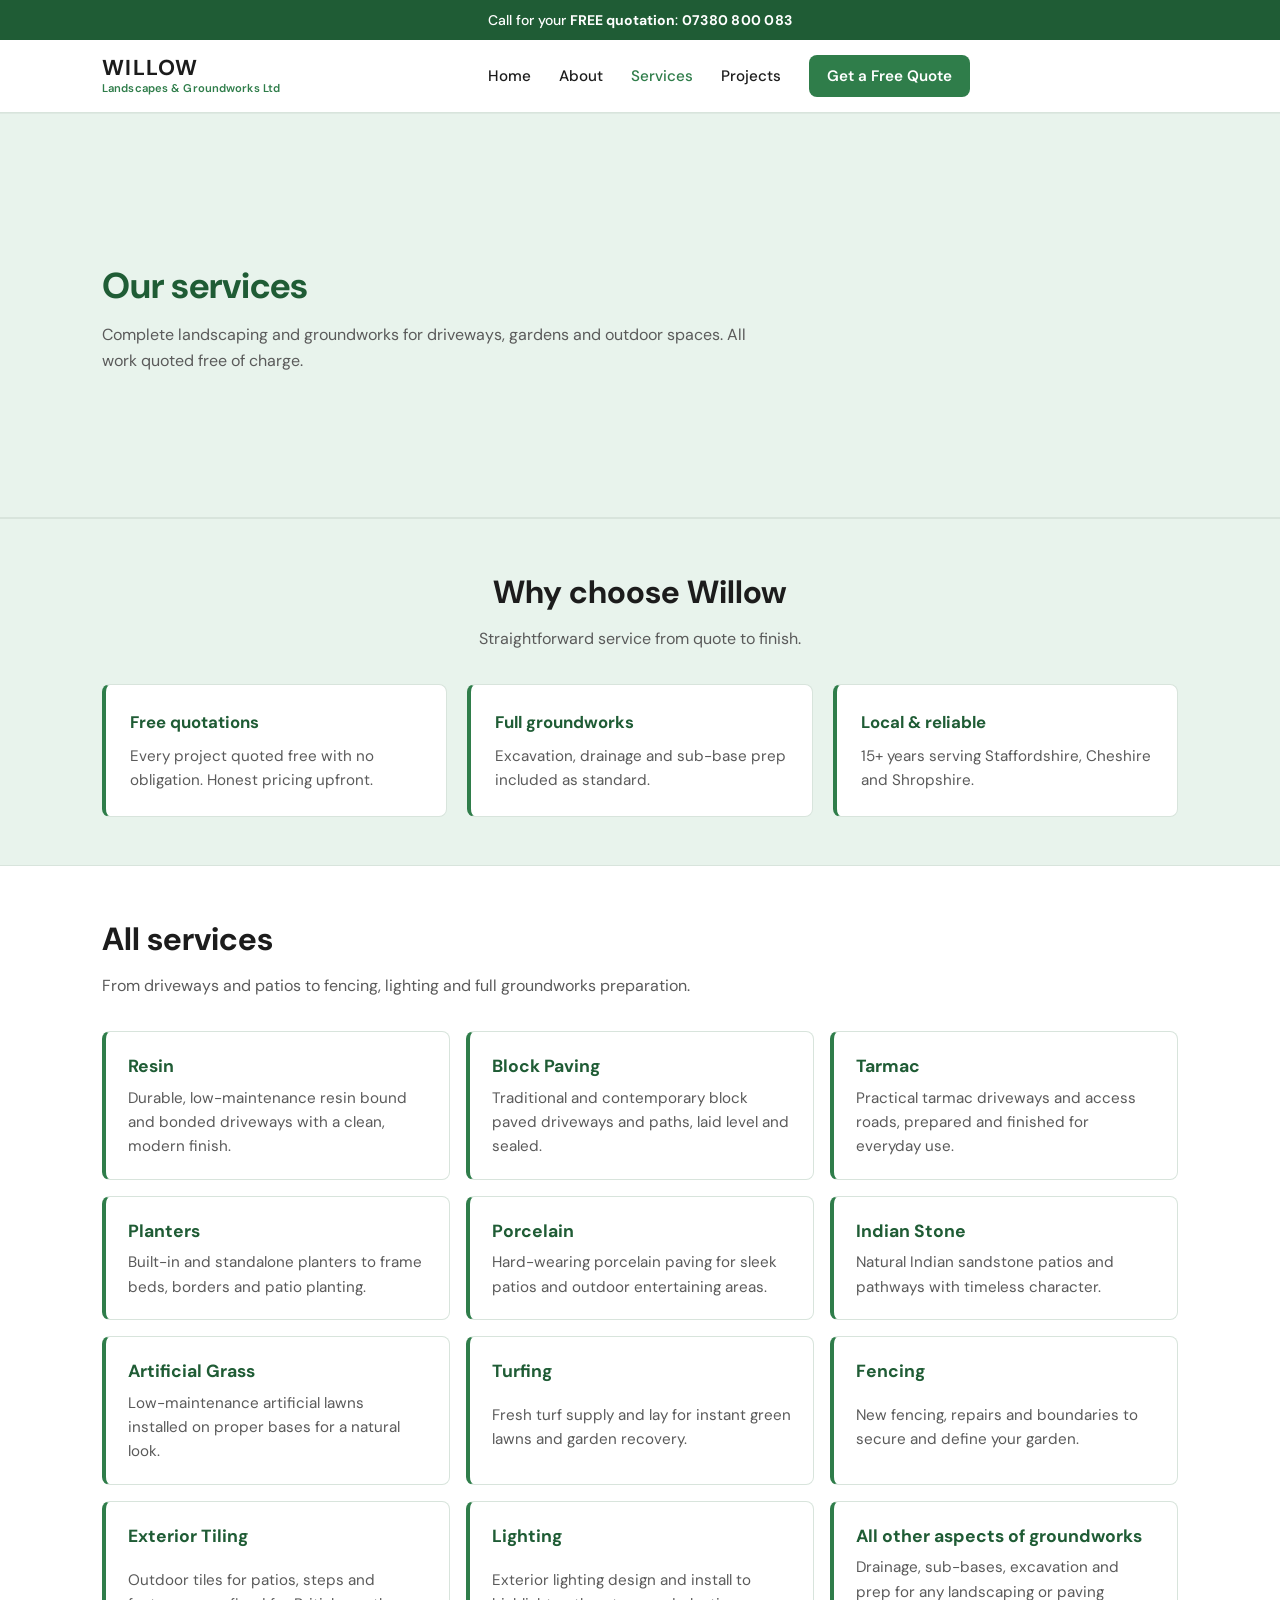
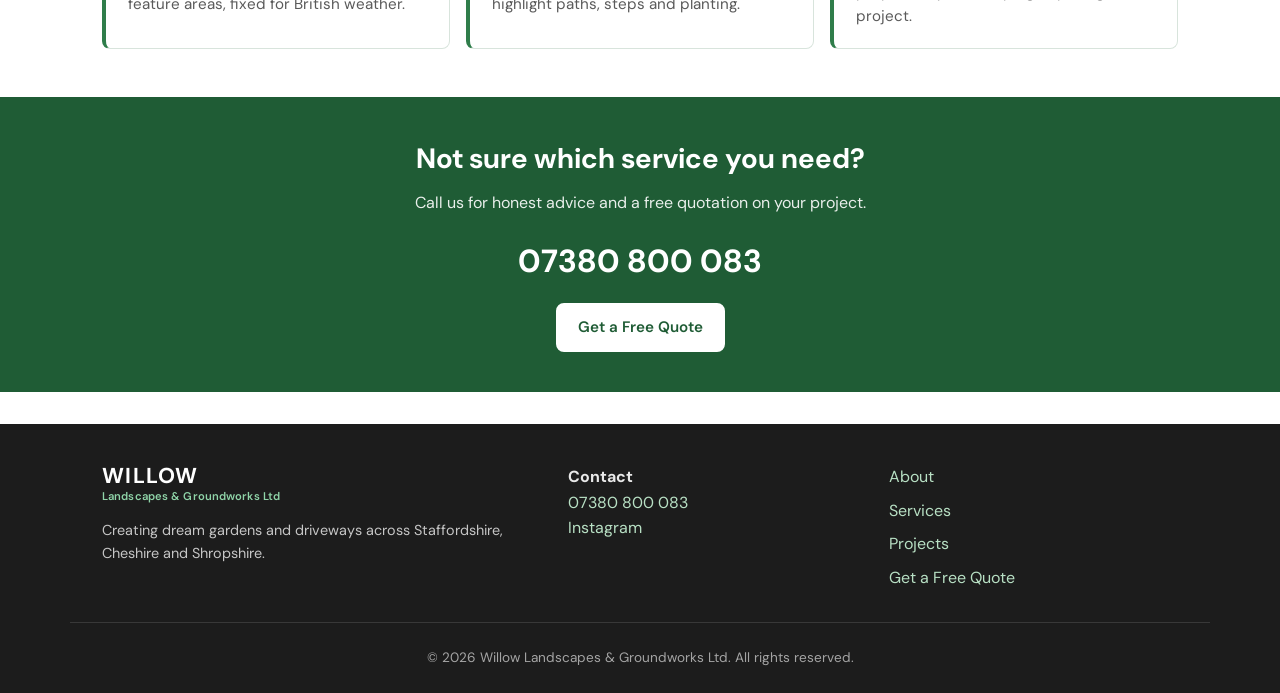
<file: services.html>
<!DOCTYPE html>
<html lang="en-GB">
<head>
  <meta charset="utf-8" />
  <meta name="viewport" content="width=device-width, initial-scale=1" />
  <meta name="description" content="Landscaping and groundworks services — resin driveways, block paving, patios, turfing, fencing and more." />
  <title>Services | Willow Landscapes &amp; Groundworks Ltd</title>
  <link rel="stylesheet" href="css/styles.css" />
</head>
<body>
  <div class="top-bar">
    Call for your <strong>FREE quotation</strong>:
    <a href="tel:+447380800083">07380 800 083</a>
  </div>

  <header class="site-header">
    <div class="container header-inner">
      <a href="index.html" class="logo" aria-label="Willow Landscapes home">
        <span class="logo-text">
          <span class="logo-willow">WILLOW</span>
          <span class="logo-sub">Landscapes &amp; Groundworks Ltd</span>
        </span>
      </a>
      <nav class="nav-desktop" aria-label="Main">
        <a href="index.html">Home</a>
        <a href="about.html">About</a>
        <a href="services.html" aria-current="page">Services</a>
        <a href="projects.html">Projects</a>
        <a href="contact.html" class="nav-cta">Get a Free Quote</a>
      </nav>
      <div class="header-actions">
        <button type="button" class="nav-toggle" aria-expanded="false" aria-controls="nav-mobile" aria-label="Open menu">
          <span class="nav-toggle-bar"></span>
          <span class="nav-toggle-bar"></span>
          <span class="nav-toggle-bar"></span>
        </button>
      </div>
    </div>
  </header>

  <div class="nav-backdrop" id="nav-backdrop" hidden aria-hidden="true"></div>
  <nav id="nav-mobile" class="nav-mobile" aria-label="Mobile" hidden>
    <div class="nav-mobile-inner">
      <a href="index.html">Home</a>
      <a href="about.html">About</a>
      <a href="services.html" aria-current="page">Services</a>
      <a href="projects.html">Projects</a>
      <a href="contact.html" class="btn btn-primary nav-mobile-cta">Get a Free Quote</a>
      <a href="tel:+447380800083" class="btn btn-call nav-mobile-call">Call 07380 800 083</a>
    </div>
  </nav>

  <main>
    <div class="page-hero">
      <div class="container">
        <h1>Our services</h1>
        <p>Complete landscaping and groundworks for driveways, gardens and outdoor spaces. All work quoted free of charge.</p>
      </div>
    </div>

    <section class="why-willow reveal" aria-labelledby="services-why">
      <div class="container">
        <div class="section-header section-header--center">
          <h2 id="services-why">Why choose Willow</h2>
          <p>Straightforward service from quote to finish.</p>
        </div>
        <div class="why-willow-grid">
          <article class="why-willow-card">
            <h3>Free quotations</h3>
            <p>Every project quoted free with no obligation. Honest pricing upfront.</p>
          </article>
          <article class="why-willow-card">
            <h3>Full groundworks</h3>
            <p>Excavation, drainage and sub-base prep included as standard.</p>
          </article>
          <article class="why-willow-card">
            <h3>Local &amp; reliable</h3>
            <p>15+ years serving Staffordshire, Cheshire and Shropshire.</p>
          </article>
        </div>
      </div>
    </section>

    <section class="section reveal" aria-labelledby="services-list-heading">
      <div class="container">
        <div class="section-header">
          <h2 id="services-list-heading">All services</h2>
          <p>From driveways and patios to fencing, lighting and full groundworks preparation.</p>
        </div>
        <div class="services-list">
          <article class="service-row">
            <h3>Resin</h3>
            <p>Durable, low-maintenance resin bound and bonded driveways with a clean, modern finish.</p>
          </article>
          <article class="service-row">
            <h3>Block Paving</h3>
            <p>Traditional and contemporary block paved driveways and paths, laid level and sealed.</p>
          </article>
          <article class="service-row">
            <h3>Tarmac</h3>
            <p>Practical tarmac driveways and access roads, prepared and finished for everyday use.</p>
          </article>
          <article class="service-row">
            <h3>Planters</h3>
            <p>Built-in and standalone planters to frame beds, borders and patio planting.</p>
          </article>
          <article class="service-row">
            <h3>Porcelain</h3>
            <p>Hard-wearing porcelain paving for sleek patios and outdoor entertaining areas.</p>
          </article>
          <article class="service-row">
            <h3>Indian Stone</h3>
            <p>Natural Indian sandstone patios and pathways with timeless character.</p>
          </article>
          <article class="service-row">
            <h3>Artificial Grass</h3>
            <p>Low-maintenance artificial lawns installed on proper bases for a natural look.</p>
          </article>
          <article class="service-row">
            <h3>Turfing</h3>
            <p>Fresh turf supply and lay for instant green lawns and garden recovery.</p>
          </article>
          <article class="service-row">
            <h3>Fencing</h3>
            <p>New fencing, repairs and boundaries to secure and define your garden.</p>
          </article>
          <article class="service-row">
            <h3>Exterior Tiling</h3>
            <p>Outdoor tiles for patios, steps and feature areas, fixed for British weather.</p>
          </article>
          <article class="service-row">
            <h3>Lighting</h3>
            <p>Exterior lighting design and install to highlight paths, steps and planting.</p>
          </article>
          <article class="service-row">
            <h3>All other aspects of groundworks</h3>
            <p>Drainage, sub-bases, excavation and prep for any landscaping or paving project.</p>
          </article>
        </div>
      </div>
    </section>

    <section class="cta-band" aria-labelledby="services-cta">
      <div class="container">
        <h2 id="services-cta">Not sure which service you need?</h2>
        <p>Call us for honest advice and a free quotation on your project.</p>
        <a href="tel:+447380800083" class="phone-large">07380 800 083</a>
        <div>
          <a href="contact.html" class="btn btn-white">Get a Free Quote</a>
        </div>
      </div>
    </section>
  </main>

  <footer class="site-footer">
    <div class="container footer-grid">
      <div class="footer-brand">
        <a href="index.html" class="logo">
          <span class="logo-text">
            <span class="logo-willow">WILLOW</span>
            <span class="logo-sub">Landscapes &amp; Groundworks Ltd</span>
          </span>
        </a>
        <p style="margin-top:1rem;">Creating dream gardens and driveways across Staffordshire, Cheshire and Shropshire.</p>
      </div>
      <div>
        <p><strong>Contact</strong></p>
        <p><a href="tel:+447380800083">07380 800 083</a></p>
        <p><a href="https://www.instagram.com/willowlandscapes2025/" rel="noopener noreferrer" target="_blank">Instagram</a></p>
      </div>
      <nav aria-label="Footer">
        <ul class="footer-nav">
          <li><a href="about.html">About</a></li>
          <li><a href="services.html">Services</a></li>
          <li><a href="projects.html">Projects</a></li>
          <li><a href="contact.html">Get a Free Quote</a></li>
        </ul>
      </nav>
    </div>
    <div class="container footer-bottom">
      <p>&copy; <span id="year"></span> Willow Landscapes &amp; Groundworks Ltd. All rights reserved.</p>
    </div>
  </footer>

  <script>document.getElementById('year').textContent = new Date().getFullYear();</script>
  <script src="js/main.js"></script>
</body>
</html>
</file>
<file: css/styles.css>
/* Willow Landscapes & Groundworks — shared styles */
@import url('https://fonts.googleapis.com/css2?family=DM+Sans:ital,opsz,wght@0,9..40,400;0,9..40,500;0,9..40,600;0,9..40,700;1,9..40,400&display=swap');

:root {
  --bg: #ffffff;
  --fg: #1c1c1c;
  --muted: #5a5a5a;
  --green: #2f7d4a;
  --green-dark: #1f5c35;
  --green-tint: #e8f3ec;
  --border: #d8e4dc;
  --font: 'DM Sans', -apple-system, BlinkMacSystemFont, 'Segoe UI', system-ui, sans-serif;
  --radius: 8px;
  --header-h: 72px;
  --topbar-h: 40px;
  --max: 1140px;
  --shadow: 0 4px 20px rgba(31, 92, 53, 0.08);
}

*, *::before, *::after { box-sizing: border-box; margin: 0; padding: 0; }

html { scroll-behavior: smooth; }

body {
  font-family: var(--font);
  font-size: 1rem;
  line-height: 1.6;
  color: var(--fg);
  background: var(--bg);
  -webkit-font-smoothing: antialiased;
}

img { max-width: 100%; height: auto; display: block; }

a { color: var(--green-dark); text-decoration-thickness: 1px; text-underline-offset: 3px; }
a:hover { color: var(--green); }

.container {
  width: 100%;
  max-width: var(--max);
  margin-inline: auto;
  padding-inline: clamp(1rem, 4vw, 2rem);
}

/* Top bar */
.top-bar {
  background: var(--green-dark);
  color: #fff;
  font-size: 0.875rem;
  font-weight: 500;
  text-align: center;
  padding: 0.55rem 1rem;
  position: sticky;
  top: 0;
  z-index: 110;
}

.top-bar a {
  color: #fff;
  text-decoration: none;
  font-weight: 700;
  letter-spacing: 0.02em;
}

.top-bar a:hover { text-decoration: underline; }

/* Header */
.site-header {
  background: #fff;
  border-bottom: 1px solid var(--border);
  position: sticky;
  top: var(--topbar-h);
  z-index: 100;
  box-shadow: 0 1px 0 rgba(0, 0, 0, 0.04);
}

.header-inner {
  display: flex;
  align-items: center;
  justify-content: space-between;
  gap: 1rem;
  min-height: var(--header-h);
  padding-block: 0.75rem;
}

.logo {
  display: flex;
  align-items: center;
  text-decoration: none;
  color: var(--fg);
}

.logo:hover { color: var(--fg); text-decoration: none; }

.logo-text { line-height: 1.2; }

.logo-willow {
  display: block;
  font-size: 1.35rem;
  font-weight: 700;
  letter-spacing: 0.06em;
  color: var(--fg);
}

.logo-sub {
  display: block;
  font-size: 0.7rem;
  font-weight: 600;
  color: var(--green);
  letter-spacing: 0.01em;
}

.nav-desktop {
  display: none;
  align-items: center;
  gap: 1.75rem;
}

.nav-desktop a {
  text-decoration: none;
  font-weight: 500;
  font-size: 0.95rem;
  color: var(--fg);
}

.nav-desktop a:hover,
.nav-desktop a[aria-current="page"] {
  color: var(--green);
}

.header-actions {
  display: flex;
  align-items: center;
  gap: 0.75rem;
}

.btn {
  display: inline-flex;
  align-items: center;
  justify-content: center;
  gap: 0.4rem;
  padding: 0.65rem 1.25rem;
  font-family: var(--font);
  font-size: 0.95rem;
  font-weight: 600;
  border-radius: var(--radius);
  border: 2px solid transparent;
  cursor: pointer;
  text-decoration: none;
  transition: background 0.2s ease, color 0.2s ease, border-color 0.2s ease, transform 0.2s ease, box-shadow 0.2s ease;
  min-height: 44px;
}

.btn:hover {
  transform: translateY(-1px);
}

.btn-primary {
  background: var(--green);
  color: #fff;
  border-color: var(--green);
}

.btn-primary:hover {
  background: var(--green-dark);
  border-color: var(--green-dark);
  color: #fff;
  text-decoration: none;
}

.btn-outline {
  background: transparent;
  color: var(--green-dark);
  border-color: var(--green);
}

.btn-outline:hover {
  background: var(--green-tint);
  text-decoration: none;
}

.btn-white {
  background: #fff;
  color: var(--green-dark);
  border-color: #fff;
}

.btn-white:hover {
  background: var(--green-tint);
  color: var(--green-dark);
  text-decoration: none;
}

.btn-call {
  background: transparent;
  color: var(--green-dark);
  border-color: transparent;
  padding-inline: 0.5rem;
}

.btn-call:hover {
  background: transparent;
  color: var(--green);
  text-decoration: none;
  transform: none;
}

.nav-desktop .nav-cta {
  background: var(--green);
  color: #fff;
  padding: 0.55rem 1.1rem;
  border-radius: var(--radius);
  font-weight: 600;
  text-decoration: none;
}

.nav-desktop .nav-cta:hover {
  background: var(--green-dark);
  color: #fff;
  text-decoration: none;
  transform: translateY(-1px);
}

.nav-desktop .nav-cta[aria-current="page"] {
  background: var(--green-dark);
  color: #fff;
}

/* Mobile nav toggle */
.nav-toggle {
  position: relative;
  display: flex;
  width: 44px;
  height: 44px;
  padding: 0;
  background: transparent;
  border: none;
  cursor: pointer;
  border-radius: var(--radius);
  flex-shrink: 0;
}

.nav-toggle:hover { background: var(--green-tint); }

.nav-toggle-bar {
  position: absolute;
  left: 50%;
  top: 50%;
  width: 22px;
  height: 2px;
  margin-left: -11px;
  background: var(--fg);
  border-radius: 1px;
  transition: transform 0.25s ease, opacity 0.2s ease, width 0.2s ease;
  transform-origin: center;
}

.nav-toggle-bar:nth-child(1) {
  transform: translate(-50%, calc(-50% - 7px));
}

.nav-toggle-bar:nth-child(2) {
  transform: translate(-50%, -50%);
}

.nav-toggle-bar:nth-child(3) {
  transform: translate(-50%, calc(-50% + 7px));
}

.nav-toggle[aria-expanded="true"] .nav-toggle-bar:nth-child(1) {
  transform: translate(-50%, -50%) rotate(45deg);
}

.nav-toggle[aria-expanded="true"] .nav-toggle-bar:nth-child(2) {
  width: 0;
  opacity: 0;
  visibility: hidden;
}

.nav-toggle[aria-expanded="true"] .nav-toggle-bar:nth-child(3) {
  transform: translate(-50%, -50%) rotate(-45deg);
}

.nav-backdrop {
  position: fixed;
  inset: calc(var(--topbar-h) + var(--header-h)) 0 0 0;
  background: rgba(0, 0, 0, 0.5);
  backdrop-filter: blur(3px);
  -webkit-backdrop-filter: blur(3px);
  z-index: 85;
  opacity: 0;
  visibility: hidden;
  transition: opacity 0.3s ease, visibility 0.3s ease;
}

.nav-backdrop.is-visible {
  opacity: 1;
  visibility: visible;
}

.nav-mobile {
  display: block;
  position: fixed;
  top: calc(var(--topbar-h) + var(--header-h));
  right: 0;
  bottom: 0;
  width: min(85vw, 320px);
  background: #fff;
  z-index: 90;
  transform: translateX(100%);
  transition: transform 0.3s ease;
  overflow-y: auto;
  box-shadow: -8px 0 32px rgba(0, 0, 0, 0.12);
  visibility: hidden;
}

.nav-mobile.is-open {
  transform: translateX(0);
  visibility: visible;
}

.nav-mobile-inner {
  padding: 1.25rem 1.5rem 2rem;
  display: flex;
  flex-direction: column;
}

.nav-mobile a:not(.btn) {
  display: block;
  padding: 0.85rem 0;
  font-size: 1.05rem;
  font-weight: 600;
  color: var(--fg);
  text-decoration: none;
  border-bottom: 1px solid var(--border);
}

.nav-mobile a:not(.btn)[aria-current="page"] { color: var(--green); }

.nav-mobile .nav-mobile-cta {
  width: 100%;
  margin-top: 1.5rem;
}

.nav-mobile .nav-mobile-call {
  width: 100%;
  margin-top: 0.75rem;
  background: var(--green-tint);
  color: var(--green-dark);
  border-color: transparent;
}

.nav-mobile .nav-mobile-call:hover {
  background: #dceee2;
  color: var(--green-dark);
  transform: none;
}

body.nav-open { overflow: hidden; }

/* Hero */
.hero {
  position: relative;
  min-height: 100vh;
  min-height: 100svh;
  display: flex;
  flex-direction: column;
  align-items: stretch;
  overflow: hidden;
}

.hero-bg {
  position: absolute;
  inset: 0;
  width: 100%;
  height: 100%;
  object-fit: cover;
}

.hero-overlay {
  position: absolute;
  inset: 0;
  background: linear-gradient(
    105deg,
    rgba(31, 92, 53, 0.92) 0%,
    rgba(31, 92, 53, 0.75) 45%,
    rgba(31, 92, 53, 0.25) 100%
  );
}

.hero .container {
  position: relative;
  z-index: 1;
  display: flex;
  align-items: flex-start;
  justify-content: center;
  flex: 1;
  align-self: stretch;
  min-height: inherit;
  padding-block: 1.25rem 2rem;
}

.hero-content {
  padding-block: 0.5rem 2.5rem;
  color: #fff;
  width: 100%;
  max-width: 36rem;
  display: flex;
  flex-direction: column;
  align-items: flex-start;
  text-align: left;
  animation: heroFadeIn 0.7s ease forwards;
}

.hero-kicker {
  font-size: 0.8rem;
  font-weight: 600;
  letter-spacing: 0.12em;
  text-transform: uppercase;
  color: rgba(255, 255, 255, 0.85);
  margin-bottom: 0.75rem;
}

.hero h1 {
  font-size: clamp(1.75rem, 5vw, 2.5rem);
  font-weight: 700;
  line-height: 1.15;
  margin-bottom: 0.75rem;
}

.hero-lead {
  font-size: 1.05rem;
  opacity: 0.95;
  margin-bottom: 1.5rem;
  max-width: 36rem;
}

.hero-ctas {
  display: flex;
  flex-direction: column;
  align-items: stretch;
  gap: 0.75rem;
  width: 100%;
  max-width: 280px;
}

.hero-ctas .btn-primary {
  width: 100%;
}

.hero-ctas .btn-call {
  width: 100%;
  justify-content: flex-start;
  color: #c8ebd4;
}

.hero-ctas .btn-call:hover {
  color: #fff;
}

/* Trust strip */
.trust-strip {
  background: var(--green-tint);
  border-bottom: 1px solid var(--border);
  padding: 1rem 0;
}

.trust-list {
  display: flex;
  flex-wrap: wrap;
  justify-content: center;
  gap: 1rem 2rem;
  list-style: none;
  font-weight: 600;
  font-size: 0.9rem;
  color: var(--green-dark);
}

.trust-list li {
  display: flex;
  align-items: center;
  gap: 0.5rem;
}

.trust-list li::before {
  content: '';
  width: 8px;
  height: 8px;
  background: var(--green);
  border-radius: 50%;
}

/* Sections */
.section {
  padding: 3rem 0;
}

.section-alt { background: var(--green-tint); }

.section-header {
  margin-bottom: 2rem;
}

.section-header h2 {
  font-size: clamp(1.5rem, 4vw, 2rem);
  font-weight: 700;
  color: var(--fg);
  margin-bottom: 0.5rem;
}

.section-header p {
  color: var(--muted);
  max-width: 55ch;
}

.section-header--center {
  text-align: center;
  margin-inline: auto;
}

.section-header--center p {
  margin-inline: auto;
}

.text-link {
  display: inline-flex;
  align-items: center;
  gap: 0.35rem;
  font-weight: 600;
  color: var(--green);
  text-decoration: none;
  margin-top: 1.5rem;
}

.text-link:hover { text-decoration: underline; }

/* Cards grid */
.card-grid {
  display: grid;
  gap: 1.25rem;
  grid-template-columns: 1fr;
}

.service-card {
  background: #fff;
  border: 1px solid var(--border);
  border-radius: var(--radius);
  padding: 1.35rem;
  transition: box-shadow 0.25s ease, border-color 0.25s ease, transform 0.25s ease;
}

.service-card:hover {
  border-color: var(--green);
  box-shadow: var(--shadow);
  transform: translateY(-2px);
}

.service-card h3 {
  font-size: 1.05rem;
  font-weight: 700;
  color: var(--green-dark);
  margin-bottom: 0.35rem;
}

.service-card p {
  font-size: 0.9rem;
  color: var(--muted);
}

/* Project cards */
.project-grid {
  display: grid;
  gap: 1rem;
  grid-template-columns: 1fr;
}

.project-photo {
  position: relative;
  border-radius: var(--radius);
  overflow: hidden;
  background: #fff;
  border: 1px solid var(--border);
}

.project-photo img {
  width: 100%;
  aspect-ratio: 4 / 3;
  object-fit: cover;
  display: block;
  transition: transform 0.25s ease;
}

.project-photo:hover img {
  transform: scale(1.03);
}

.project-hover {
  position: absolute;
  inset: 0;
  display: flex;
  align-items: center;
  justify-content: center;
  background: rgba(31, 92, 53, 0.55);
  color: #fff;
  font-weight: 600;
  font-size: 0.95rem;
  letter-spacing: 0.04em;
  text-transform: uppercase;
  opacity: 0;
  transition: opacity 0.2s ease;
}

.project-photo:hover .project-hover {
  opacity: 1;
}

/* CTA band */
.cta-band {
  background: var(--green-dark);
  color: #fff;
  text-align: center;
  padding: 2.5rem 0;
}

.cta-band h2 {
  font-size: clamp(1.35rem, 4vw, 1.75rem);
  margin-bottom: 0.5rem;
}

.cta-band p { margin-bottom: 1.25rem; opacity: 0.9; }

.cta-band .phone-large {
  font-size: clamp(1.5rem, 5vw, 2rem);
  font-weight: 700;
  color: #fff;
  text-decoration: none;
  display: inline-block;
  margin-bottom: 1rem;
}

.cta-band .phone-large:hover { text-decoration: underline; }

/* Page hero (inner pages) */
.page-hero {
  background: var(--green-tint);
  min-height: 45vh;
  min-height: 45svh;
  display: flex;
  align-items: center;
  padding: 3rem 0;
  border-bottom: 1px solid var(--border);
}

.page-hero h1 {
  font-size: clamp(1.75rem, 4vw, 2.25rem);
  font-weight: 700;
  color: var(--green-dark);
  margin-bottom: 0.5rem;
}

.page-hero p {
  color: var(--muted);
  max-width: 60ch;
}

/* About layout */
.about-grid {
  display: grid;
  gap: 2rem;
}

.about-image {
  border-radius: var(--radius);
  overflow: hidden;
  box-shadow: var(--shadow);
}

.about-image img {
  width: 100%;
  aspect-ratio: 4 / 3;
  object-fit: cover;
}

.about-content h2 {
  font-size: 1.35rem;
  margin: 1.5rem 0 0.75rem;
  color: var(--green-dark);
}

.about-content h2:first-child { margin-top: 0; }

.bullet-list {
  list-style: none;
  margin: 1rem 0;
}

.bullet-list li {
  padding: 0.5rem 0 0.5rem 1.5rem;
  position: relative;
}

.bullet-list li::before {
  content: '';
  position: absolute;
  left: 0;
  top: 0.95rem;
  width: 8px;
  height: 8px;
  background: var(--green);
  border-radius: 2px;
}

/* Why choose Willow — 3-card strip */
.why-willow {
  background: var(--green-tint);
  padding: 3rem 0;
  border-top: 1px solid var(--border);
  border-bottom: 1px solid var(--border);
}

.why-willow-grid {
  display: grid;
  gap: 1.25rem;
  grid-template-columns: 1fr;
}

.why-willow-card {
  background: #fff;
  border: 1px solid var(--border);
  border-left: 4px solid var(--green);
  border-radius: var(--radius);
  padding: 1.5rem;
  height: 100%;
  display: flex;
  flex-direction: column;
  transition: box-shadow 0.25s ease, transform 0.25s ease;
}

.why-willow-card:hover {
  box-shadow: var(--shadow);
  transform: translateY(-2px);
}

.why-willow-card h3 {
  font-size: 1.05rem;
  font-weight: 700;
  color: var(--green-dark);
  margin-bottom: 0.5rem;
}

.why-willow-card p {
  font-size: 0.95rem;
  color: var(--muted);
}

/* Services page */
.services-list {
  display: grid;
  gap: 1rem;
  width: 100%;
}

.service-row {
  display: grid;
  gap: 0.35rem;
  padding: 1.25rem 1.35rem;
  background: #fff;
  border: 1px solid var(--border);
  border-radius: var(--radius);
  border-left: 4px solid var(--green);
}

.service-row h3 {
  font-size: 1.1rem;
  font-weight: 700;
  color: var(--green-dark);
}

.service-row p {
  font-size: 0.95rem;
  color: var(--muted);
}

/* Contact */
.contact-layout {
  display: grid;
  gap: 2.5rem;
}

.contact-form {
  display: grid;
  gap: 1rem;
}

.form-group label {
  display: block;
  font-weight: 600;
  font-size: 0.9rem;
  margin-bottom: 0.35rem;
}

.form-group input,
.form-group select,
.form-group textarea {
  width: 100%;
  padding: 0.75rem 1rem;
  font-family: var(--font);
  font-size: 1rem;
  border: 1px solid var(--border);
  border-radius: var(--radius);
  min-height: 44px;
}

.form-group textarea {
  min-height: 120px;
  resize: vertical;
}

.form-group input:focus,
.form-group select:focus,
.form-group textarea:focus {
  outline: 2px solid var(--green);
  outline-offset: 0;
  border-color: var(--green);
}

.area-chips {
  display: flex;
  flex-wrap: wrap;
  gap: 0.5rem;
  list-style: none;
  margin: 1rem 0;
}

.area-chips li {
  background: var(--green-tint);
  color: var(--green-dark);
  font-weight: 600;
  font-size: 0.85rem;
  padding: 0.4rem 0.85rem;
  border-radius: 999px;
  border: 1px solid var(--border);
}

.contact-aside {
  background: var(--green-tint);
  padding: 1.5rem;
  border-radius: var(--radius);
  border: 1px solid var(--border);
}

.contact-aside h3 {
  font-size: 1.1rem;
  color: var(--green-dark);
  margin-bottom: 1rem;
}

.contact-aside p { margin-bottom: 0.75rem; }

.btn-row {
  display: flex;
  flex-wrap: wrap;
  gap: 0.75rem;
  margin-top: 1.5rem;
}

.form-error {
  display: block;
  font-size: 0.8rem;
  color: #b42318;
  margin-top: 0.35rem;
  min-height: 1.2em;
}

.form-error.visible { font-weight: 500; }

.form-group input.error,
.form-group select.error,
.form-group textarea.error {
  border-color: #b42318;
}

.form-success {
  background: var(--green-tint);
  border: 1px solid var(--green);
  color: var(--green-dark);
  padding: 1rem 1.25rem;
  border-radius: var(--radius);
  margin-bottom: 1.25rem;
  font-weight: 500;
}

/* Scroll reveal */
.reveal {
  opacity: 0;
  transform: translateY(18px);
  transition: opacity 0.55s ease, transform 0.55s ease;
}

.reveal.is-visible {
  opacity: 1;
  transform: translateY(0);
}

@keyframes heroFadeIn {
  from {
    opacity: 0;
    transform: translateY(14px);
  }
  to {
    opacity: 1;
    transform: translateY(0);
  }
}

@media (prefers-reduced-motion: reduce) {
  html { scroll-behavior: auto; }

  .reveal {
    opacity: 1;
    transform: none;
    transition: none;
  }

  .hero-content {
    animation: none;
  }

  .btn:hover,
  .service-card:hover,
  .why-card:hover,
  .why-willow-card:hover {
    transform: none;
  }

  .nav-mobile,
  .nav-backdrop {
    transition: none;
  }
}

/* Why choose us */
.why-grid {
  display: grid;
  gap: 1rem;
  grid-template-columns: 1fr;
  list-style: none;
}

.why-item {
  display: flex;
  align-items: flex-start;
  gap: 0.75rem;
  font-weight: 500;
  color: var(--green-dark);
}

.why-item::before {
  content: '';
  flex-shrink: 0;
  width: 10px;
  height: 10px;
  margin-top: 0.45rem;
  background: var(--green);
  border-radius: 2px;
}

.why-cards {
  display: grid;
  gap: 1.25rem;
  grid-template-columns: 1fr;
}

.why-card {
  background: #fff;
  border: 1px solid var(--border);
  border-radius: var(--radius);
  padding: 1.5rem;
  transition: box-shadow 0.25s ease, transform 0.25s ease;
}

.why-card:hover {
  box-shadow: var(--shadow);
  transform: translateY(-2px);
}

.why-card h3 {
  font-size: 1.05rem;
  font-weight: 700;
  color: var(--green-dark);
  margin-bottom: 0.5rem;
}

.why-card p {
  font-size: 0.95rem;
  color: var(--muted);
}

.why-strip {
  display: grid;
  gap: 1.5rem;
  grid-template-columns: 1fr;
  text-align: center;
  padding: 2rem 1.5rem;
}

.why-strip-panel {
  background: var(--green-tint);
  border-radius: var(--radius);
  margin-bottom: 2rem;
}

.why-strip-item h3 {
  font-size: 1rem;
  font-weight: 700;
  color: var(--green-dark);
  margin-bottom: 0.35rem;
}

.why-strip-item p {
  font-size: 0.9rem;
  color: var(--muted);
}

/* FAQ */
.faq-list {
  display: grid;
  gap: 0.75rem;
}

.faq-item {
  border: 1px solid var(--border);
  border-radius: var(--radius);
  background: #fff;
  overflow: hidden;
}

.faq-item summary {
  padding: 1rem 1.25rem;
  font-weight: 600;
  color: var(--fg);
  cursor: pointer;
  list-style: none;
  display: flex;
  align-items: center;
  justify-content: space-between;
  gap: 1rem;
}

.faq-item summary::-webkit-details-marker { display: none; }

.faq-item summary::after {
  content: '+';
  font-size: 1.25rem;
  font-weight: 400;
  color: var(--green);
  flex-shrink: 0;
}

.faq-item[open] summary::after {
  content: '−';
}

.faq-item summary:hover {
  background: var(--green-tint);
}

.faq-answer {
  padding: 0 1.25rem 1rem;
  color: var(--muted);
  font-size: 0.95rem;
  max-width: 65ch;
}

/* Steps */
.steps {
  display: grid;
  gap: 1.5rem;
  grid-template-columns: 1fr;
  counter-reset: step;
}

.step {
  display: grid;
  gap: 0.5rem;
  padding-left: 3rem;
  position: relative;
}

.step::before {
  counter-increment: step;
  content: counter(step);
  position: absolute;
  left: 0;
  top: 0;
  width: 2rem;
  height: 2rem;
  background: var(--green);
  color: #fff;
  font-weight: 700;
  font-size: 0.9rem;
  border-radius: 50%;
  display: grid;
  place-items: center;
}

.step h3 {
  font-size: 1.05rem;
  font-weight: 700;
  color: var(--green-dark);
}

.step p {
  font-size: 0.95rem;
  color: var(--muted);
}

/* Footer */
.site-footer {
  background: var(--fg);
  color: #e8e8e8;
  padding: 2.5rem 0 1.5rem;
  margin-top: 2rem;
}

.footer-grid {
  display: grid;
  gap: 2rem;
  margin-bottom: 2rem;
}

.site-footer a { color: #b8e0c4; text-decoration: none; }
.site-footer a:hover { color: #fff; text-decoration: underline; }

.footer-brand .logo-willow { color: #fff; }
.footer-brand .logo-sub { color: #8fd4a8; }
.footer-brand p { color: rgba(255, 255, 255, 0.75); font-size: 0.9rem; }

.footer-nav {
  list-style: none;
  display: flex;
  flex-direction: column;
  gap: 0.5rem;
}

.footer-bottom {
  padding-top: 1.5rem;
  border-top: 1px solid rgba(255, 255, 255, 0.12);
  font-size: 0.85rem;
  color: rgba(255, 255, 255, 0.6);
  text-align: center;
}

/* Responsive */
@media (min-width: 640px) {
  .card-grid { grid-template-columns: repeat(2, 1fr); }
  .project-grid { grid-template-columns: repeat(2, 1fr); }
  .project-grid.projects-full { grid-template-columns: repeat(2, 1fr); }
}

@media (min-width: 768px) {
  .nav-toggle { display: none; }
  .nav-desktop { display: flex; }
  .nav-backdrop { display: none; }
  .nav-mobile { display: none; }

  .hero .container {
    align-items: center;
    padding-block: 0;
  }
  .hero-content {
    padding-block: 3rem;
    align-items: flex-start;
    text-align: left;
  }

  .hero-ctas {
    flex-direction: row;
    flex-wrap: wrap;
    align-items: center;
    max-width: none;
    width: auto;
  }

  .hero-ctas .btn-primary,
  .hero-ctas .btn-call {
    width: auto;
  }

  .card-grid { grid-template-columns: repeat(4, 1fr); }
  .project-grid { grid-template-columns: repeat(3, 1fr); }
  .project-grid.projects-full { grid-template-columns: repeat(3, 1fr); }

  .why-grid { grid-template-columns: repeat(2, 1fr); }
  .why-cards { grid-template-columns: repeat(3, 1fr); }
  .why-willow-grid { grid-template-columns: repeat(3, 1fr); }
  .why-strip { grid-template-columns: repeat(3, 1fr); }
  .steps { grid-template-columns: repeat(3, 1fr); gap: 2rem; }

  .services-list {
    grid-template-columns: repeat(2, 1fr);
  }

  .about-grid {
    grid-template-columns: 1fr 1.1fr;
    align-items: start;
  }

  .contact-layout {
    grid-template-columns: 1.2fr 0.8fr;
    align-items: start;
  }

  .footer-grid {
    grid-template-columns: 1.5fr 1fr 1fr;
  }
}

@media (min-width: 1024px) {
  .services-list {
    grid-template-columns: repeat(3, 1fr);
  }
}

@media (min-width: 1024px) {
  .project-grid.projects-full { grid-template-columns: repeat(4, 1fr); }
  .why-grid { grid-template-columns: repeat(4, 1fr); }
}
</file>
